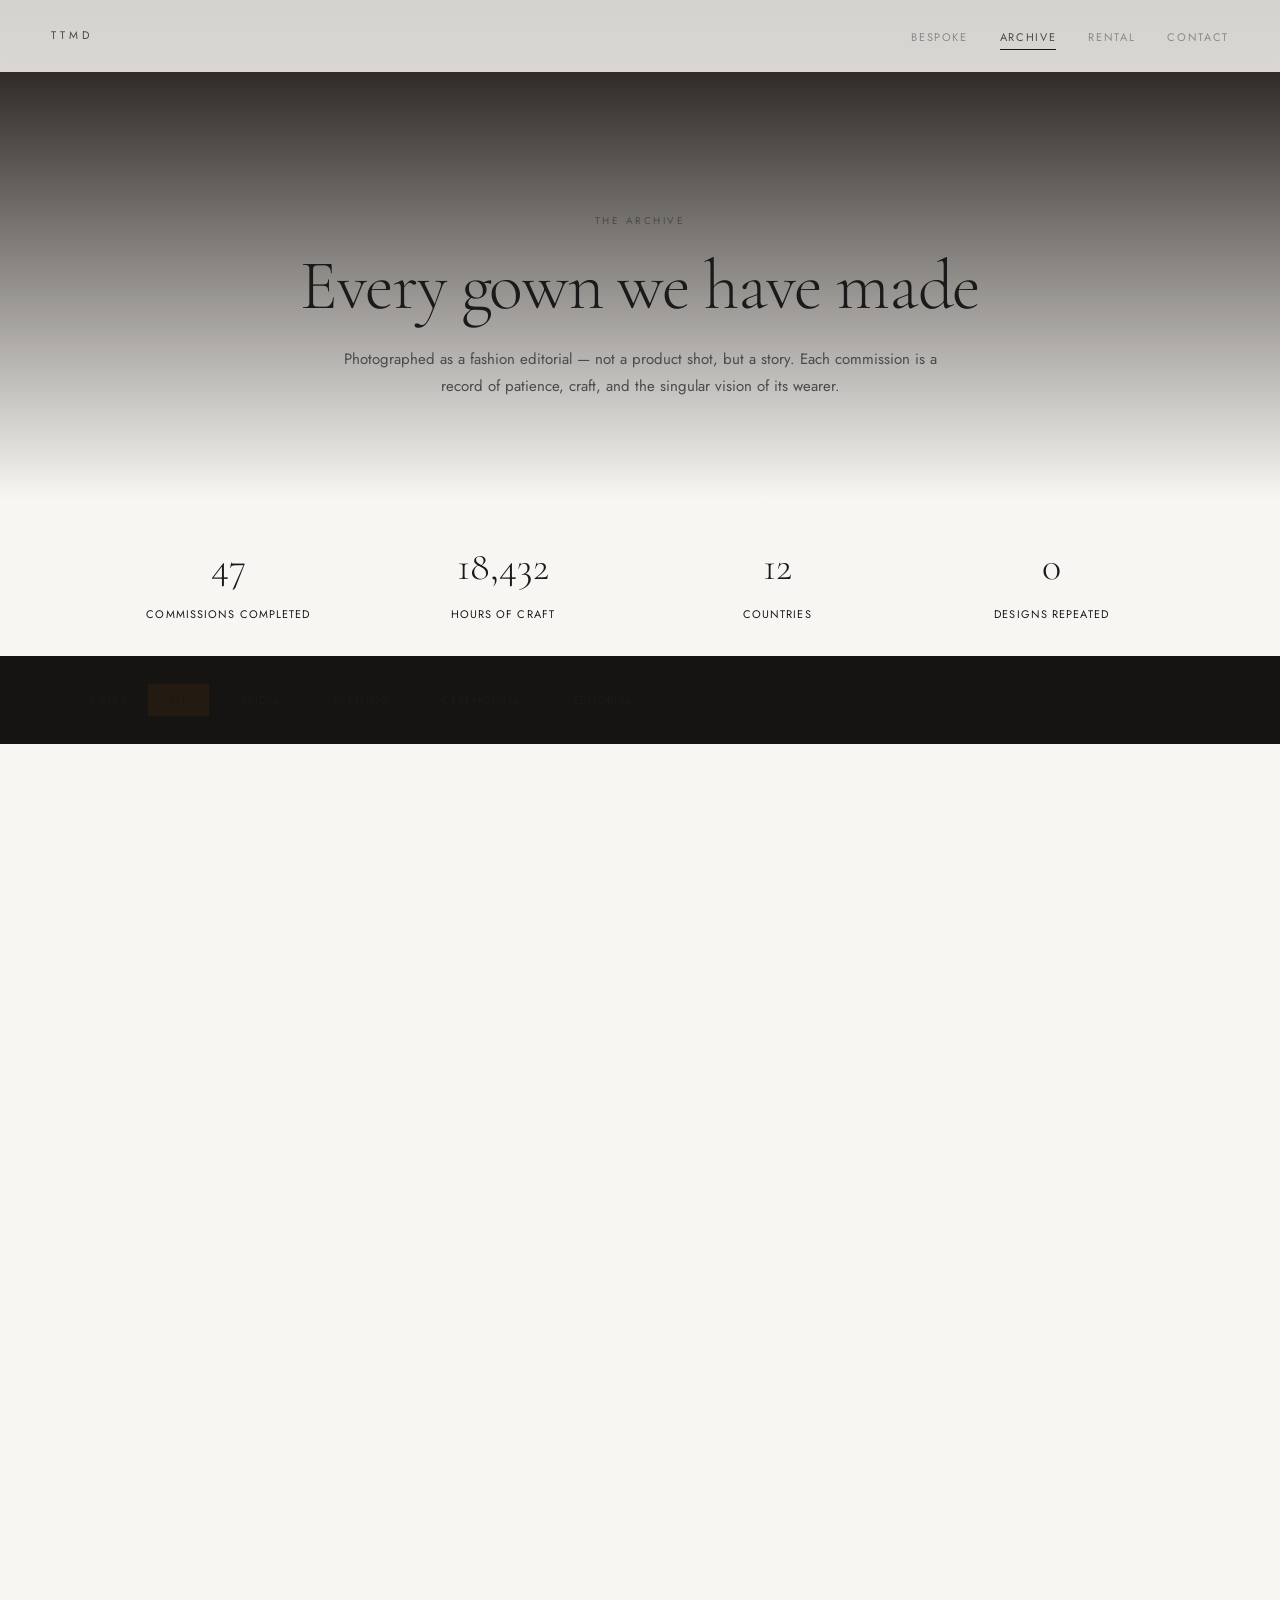
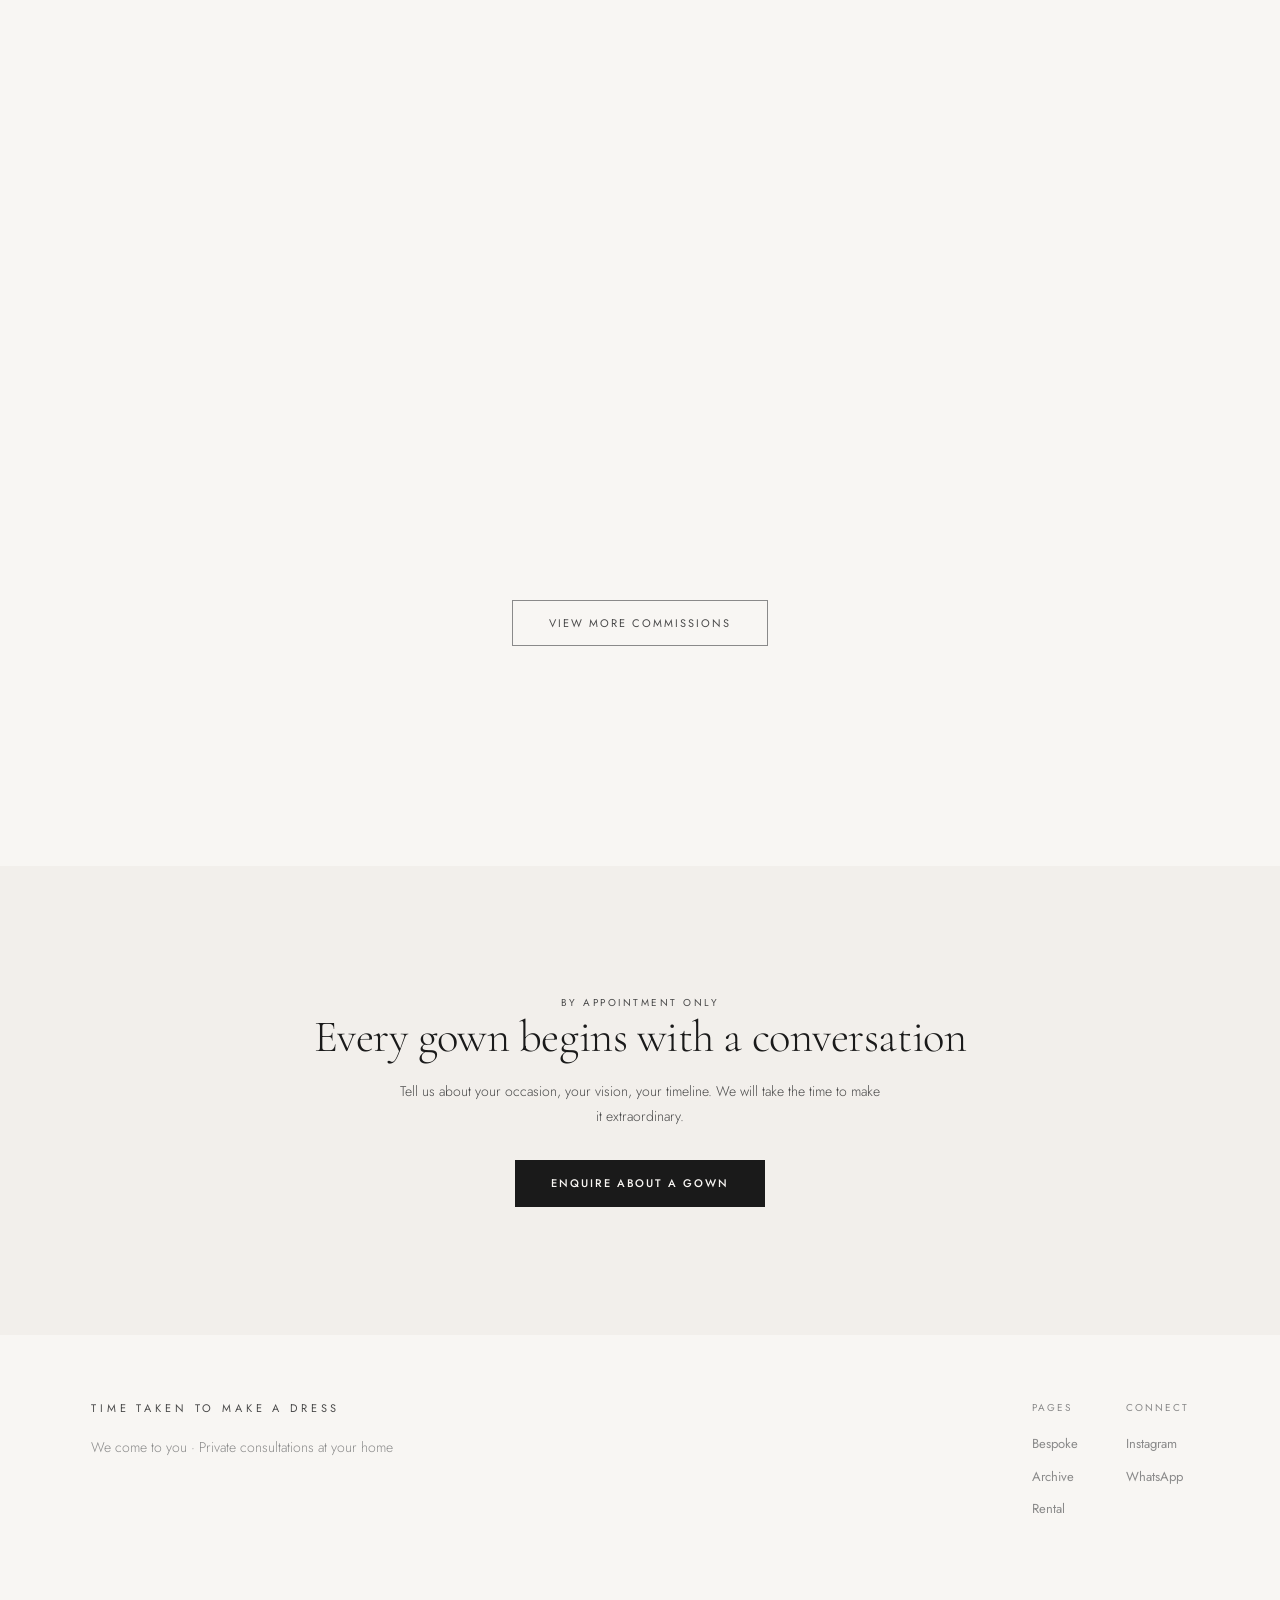
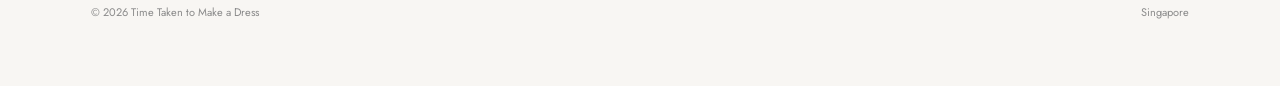
<file: archive.html>
<!DOCTYPE html>
<html lang="en">
<head>
  <meta charset="UTF-8">
  <meta name="viewport" content="width=device-width, initial-scale=1.0">
  <title>Archive — Time Taken to Make a Dress</title>
  <meta name="description" content="Every gown we have made, photographed as a fashion editorial. The Archive is our story — and the proof of what patience creates.">
  <link rel="preconnect" href="https://fonts.googleapis.com">
  <link rel="preconnect" href="https://fonts.gstatic.com" crossorigin>
  <link href="https://fonts.googleapis.com/css2?family=Cormorant+Garamond:wght@300;400;500;600&family=Jost:wght@300;400;500&display=swap" rel="stylesheet">
  <link rel="stylesheet" href="css/tokens.css">
  <link rel="stylesheet" href="css/style.css">
  <style>
    /* --- Archive page styles --- */

    .page-hero {
      padding: calc(72px + clamp(80px, 12vw, 140px)) 0 clamp(60px, 8vw, 100px);
      text-align: center;
      position: relative;
      border-bottom: 0.5px solid var(--border);
    }

    .page-hero::before {
      content: '';
      position: absolute;
      inset: 0;
      background: linear-gradient(180deg, #0d0905 0%, var(--bg) 100%);
      z-index: -1;
    }

    .page-hero h1 { margin-top: 16px; }
    .page-hero .body-text { margin: 20px auto 0; text-align: center; }

    /* --- Filters --- */
    .filters {
      padding: 28px 0;
      border-bottom: 0.5px solid var(--border);
      position: sticky;
      top: 72px;
      background: rgba(10,8,6,0.95);
      backdrop-filter: blur(20px);
      -webkit-backdrop-filter: blur(20px);
      z-index: 100;
    }

    .filter-row {
      display: flex;
      align-items: center;
      gap: 12px;
      flex-wrap: wrap;
    }

    .filter-label {
      font-size: 10px;
      letter-spacing: 0.15em;
      text-transform: uppercase;
      color: var(--gold-dim);
      margin-right: 8px;
    }

    .filter-btn {
      padding: 8px 20px;
      font-size: 11px;
      letter-spacing: 0.1em;
      text-transform: uppercase;
      color: var(--text-faint);
      border: 0.5px solid var(--border);
      background: transparent;
      transition: all 0.3s var(--ease);
      cursor: pointer;
    }

    .filter-btn:hover {
      border-color: var(--border-gold);
      color: var(--gold-light);
    }

    .filter-btn.active {
      border-color: var(--gold);
      color: var(--gold-light);
      background: rgba(186,117,23,0.08);
    }

    /* --- Gallery Grid --- */
    .gallery-section {
      padding: clamp(48px, 8vw, 80px) 0;
    }

    .gallery-grid {
      display: grid;
      grid-template-columns: repeat(3, 1fr);
      gap: 16px;
    }

    .gallery-item {
      position: relative;
      overflow: hidden;
      border: 0.5px solid var(--border);
      cursor: pointer;
      transition: border-color 0.4s var(--ease);
    }

    .gallery-item:hover {
      border-color: var(--border-gold);
    }

    .gallery-item:nth-child(1) { grid-row: span 2; }
    .gallery-item:nth-child(4) { grid-column: span 2; }

    .gallery-thumb {
      width: 100%;
      height: 100%;
      min-height: 320px;
    }

    .gallery-item:nth-child(1) .gallery-thumb {
      min-height: 656px;
    }

    .gallery-overlay {
      position: absolute;
      inset: 0;
      background: linear-gradient(0deg, rgba(10,8,6,0.85) 0%, transparent 50%);
      display: flex;
      flex-direction: column;
      justify-content: flex-end;
      padding: 28px;
      opacity: 0;
      transition: opacity 0.4s var(--ease);
    }

    .gallery-item:hover .gallery-overlay {
      opacity: 1;
    }

    .gallery-title {
      font-family: var(--serif);
      font-size: 18px;
      font-weight: 300;
      color: var(--gold-light);
      margin-bottom: 6px;
    }

    .gallery-meta-row {
      display: flex;
      gap: 20px;
      margin-top: 8px;
    }

    .gallery-meta-item {
      font-size: 10px;
      letter-spacing: 0.1em;
      text-transform: uppercase;
    }

    .gallery-meta-label {
      color: var(--gold-dim);
    }

    .gallery-meta-value {
      color: var(--text-dim);
      margin-left: 4px;
    }

    .gallery-occasion {
      font-size: 11px;
      color: var(--text-faint);
    }

    /* --- Load More --- */
    .load-more {
      text-align: center;
      padding: 48px 0 clamp(80px, 12vw, 140px);
    }

    /* --- Stats Bar --- */
    .stats-bar {
      border-bottom: 0.5px solid var(--border);
      padding: 32px 0;
    }

    .stats-row {
      display: grid;
      grid-template-columns: repeat(4, 1fr);
      gap: 0;
    }

    .stat-cell {
      text-align: center;
      padding: 0 16px;
      border-right: 0.5px solid var(--border);
    }

    .stat-cell:last-child { border-right: none; }

    .stat-number {
      font-family: var(--serif);
      font-size: clamp(28px, 4vw, 40px);
      font-weight: 300;
      color: var(--gold-light);
    }

    .stat-label {
      font-size: 11px;
      letter-spacing: 0.1em;
      text-transform: uppercase;
      color: var(--text-faint);
      margin-top: 4px;
    }

    /* --- CTA --- */
    .archive-cta {
      padding: clamp(80px, 12vw, 140px) 0;
      text-align: center;
      border-top: 0.5px solid var(--border);
    }

    .archive-cta h2 { margin-bottom: 16px; }
    .archive-cta .body-text { margin: 0 auto 36px; text-align: center; }

    /* --- Responsive --- */
    @media (max-width: 900px) {
      .gallery-grid { grid-template-columns: 1fr 1fr; }
      .gallery-item:nth-child(1) { grid-row: span 1; }
      .gallery-item:nth-child(1) .gallery-thumb { min-height: 320px; }
      .gallery-item:nth-child(4) { grid-column: span 1; }
      .stats-row { grid-template-columns: 1fr 1fr; gap: 24px; }
      .stat-cell { border-right: none; padding: 12px 0; }
    }

    @media (max-width: 600px) {
      .gallery-grid { grid-template-columns: 1fr; }
      .gallery-overlay { opacity: 1; }
    }
  </style>
</head>
<body>

  <!-- Navigation -->
  <nav class="nav" role="navigation" aria-label="Main navigation">
    <a href="#main-content" class="skip-link">Skip to main content</a>
    <a href="index.html" class="nav-logo">TTMD</a>
    <ul class="nav-links" id="nav-overlay" role="list">
      <li><a href="bespoke.html">Bespoke</a></li>
      <li><a href="archive.html">Archive</a></li>
      <li><a href="rental.html">Rental</a></li>
      <li><a href="https://wa.me/6588567038?text=Hello%20%E2%80%94%20I%27d%20like%20to%20discuss%20a%20bespoke%20commission%20for%20%5Boccasion%5D.">Contact</a></li>
      <li class="nav-overlay-cta">
        <a href="https://wa.me/6588567038?text=Hello%20%E2%80%94%20I%27d%20like%20to%20discuss%20a%20bespoke%20commission%20for%20%5Boccasion%5D."
           class="btn-primary">Begin your commission</a>
      </li>
    </ul>
    <button class="nav-toggle" aria-label="Menu" aria-expanded="false" aria-controls="nav-overlay">
      <span></span><span></span><span></span>
    </button>
  </nav>

  <!-- Page Hero -->
  <section class="page-hero" id="main-content">
    <div class="container">
      <div class="eyebrow reveal">The archive</div>
      <h1 class="reveal">Every gown we have made</h1>
      <p class="body-text reveal">Photographed as a fashion editorial — not a product shot, but a story. Each commission is a record of patience, craft, and the singular vision of its wearer.</p>
    </div>
  </section>

  <!-- Stats -->
  <section class="stats-bar">
    <div class="container">
      <div class="stats-row reveal">
        <div class="stat-cell">
          <div class="stat-number">47</div>
          <div class="stat-label">Commissions completed</div>
        </div>
        <div class="stat-cell">
          <div class="stat-number">18,432</div>
          <div class="stat-label">Hours of craft</div>
        </div>
        <div class="stat-cell">
          <div class="stat-number">12</div>
          <div class="stat-label">Countries</div>
        </div>
        <div class="stat-cell">
          <div class="stat-number">0</div>
          <div class="stat-label">Designs repeated</div>
        </div>
      </div>
    </div>
  </section>

  <!-- Filters -->
  <section class="filters">
    <div class="container">
      <div class="filter-row">
        <span class="filter-label">Filter</span>
        <button class="filter-btn active" data-filter="all">All</button>
        <button class="filter-btn" data-filter="bridal">Bridal</button>
        <button class="filter-btn" data-filter="evening">Evening</button>
        <button class="filter-btn" data-filter="ceremonial">Ceremonial</button>
        <button class="filter-btn" data-filter="editorial">Editorial</button>
      </div>
    </div>
  </section>

  <!-- Gallery -->
  <section class="gallery-section">
    <div class="container">
      <div class="gallery-grid">

        <div class="gallery-item reveal" data-category="bridal">
          <div class="gallery-thumb placeholder-img" data-label="Editorial photography"></div>
          <div class="gallery-overlay">
            <div class="gallery-title">The Cathedral Gown</div>
            <div class="gallery-occasion">Bridal · Singapore</div>
            <div class="gallery-meta-row">
              <div class="gallery-meta-item"><span class="gallery-meta-label">Hours</span><span class="gallery-meta-value">762</span></div>
              <div class="gallery-meta-item"><span class="gallery-meta-label">Year</span><span class="gallery-meta-value">2026</span></div>
            </div>
          </div>
        </div>

        <div class="gallery-item reveal reveal-delay-1" data-category="evening">
          <div class="gallery-thumb placeholder-img" data-label="Editorial photography"></div>
          <div class="gallery-overlay">
            <div class="gallery-title">Midnight Silk Column</div>
            <div class="gallery-occasion">Evening · Hong Kong</div>
            <div class="gallery-meta-row">
              <div class="gallery-meta-item"><span class="gallery-meta-label">Hours</span><span class="gallery-meta-value">340</span></div>
              <div class="gallery-meta-item"><span class="gallery-meta-label">Year</span><span class="gallery-meta-value">2025</span></div>
            </div>
          </div>
        </div>

        <div class="gallery-item reveal reveal-delay-2" data-category="bridal">
          <div class="gallery-thumb placeholder-img" data-label="Editorial photography"></div>
          <div class="gallery-overlay">
            <div class="gallery-title">The Garden Veil</div>
            <div class="gallery-occasion">Bridal · Bali</div>
            <div class="gallery-meta-row">
              <div class="gallery-meta-item"><span class="gallery-meta-label">Hours</span><span class="gallery-meta-value">520</span></div>
              <div class="gallery-meta-item"><span class="gallery-meta-label">Year</span><span class="gallery-meta-value">2025</span></div>
            </div>
          </div>
        </div>

        <div class="gallery-item reveal" data-category="ceremonial">
          <div class="gallery-thumb placeholder-img" data-label="Editorial photography"></div>
          <div class="gallery-overlay">
            <div class="gallery-title">Pearl Cascade</div>
            <div class="gallery-occasion">Ceremonial · Kuala Lumpur</div>
            <div class="gallery-meta-row">
              <div class="gallery-meta-item"><span class="gallery-meta-label">Hours</span><span class="gallery-meta-value">680</span></div>
              <div class="gallery-meta-item"><span class="gallery-meta-label">Year</span><span class="gallery-meta-value">2025</span></div>
            </div>
          </div>
        </div>

        <div class="gallery-item reveal reveal-delay-1" data-category="editorial">
          <div class="gallery-thumb placeholder-img" data-label="Editorial photography"></div>
          <div class="gallery-overlay">
            <div class="gallery-title">The Origami Bodice</div>
            <div class="gallery-occasion">Editorial · Vogue Singapore</div>
            <div class="gallery-meta-row">
              <div class="gallery-meta-item"><span class="gallery-meta-label">Hours</span><span class="gallery-meta-value">410</span></div>
              <div class="gallery-meta-item"><span class="gallery-meta-label">Year</span><span class="gallery-meta-value">2024</span></div>
            </div>
          </div>
        </div>

        <div class="gallery-item reveal reveal-delay-2" data-category="bridal">
          <div class="gallery-thumb placeholder-img" data-label="Editorial photography"></div>
          <div class="gallery-overlay">
            <div class="gallery-title">Chantilly Dream</div>
            <div class="gallery-occasion">Bridal · Singapore</div>
            <div class="gallery-meta-row">
              <div class="gallery-meta-item"><span class="gallery-meta-label">Hours</span><span class="gallery-meta-value">590</span></div>
              <div class="gallery-meta-item"><span class="gallery-meta-label">Year</span><span class="gallery-meta-value">2024</span></div>
            </div>
          </div>
        </div>

        <div class="gallery-item reveal" data-category="evening">
          <div class="gallery-thumb placeholder-img" data-label="Editorial photography"></div>
          <div class="gallery-overlay">
            <div class="gallery-title">The Gilded Sheath</div>
            <div class="gallery-occasion">Evening · Dubai</div>
            <div class="gallery-meta-row">
              <div class="gallery-meta-item"><span class="gallery-meta-label">Hours</span><span class="gallery-meta-value">450</span></div>
              <div class="gallery-meta-item"><span class="gallery-meta-label">Year</span><span class="gallery-meta-value">2024</span></div>
            </div>
          </div>
        </div>

        <div class="gallery-item reveal reveal-delay-1" data-category="ceremonial">
          <div class="gallery-thumb placeholder-img" data-label="Editorial photography"></div>
          <div class="gallery-overlay">
            <div class="gallery-title">Silk Orchid</div>
            <div class="gallery-occasion">Ceremonial · Jakarta</div>
            <div class="gallery-meta-row">
              <div class="gallery-meta-item"><span class="gallery-meta-label">Hours</span><span class="gallery-meta-value">380</span></div>
              <div class="gallery-meta-item"><span class="gallery-meta-label">Year</span><span class="gallery-meta-value">2023</span></div>
            </div>
          </div>
        </div>

        <div class="gallery-item reveal reveal-delay-2" data-category="bridal">
          <div class="gallery-thumb placeholder-img" data-label="Editorial photography"></div>
          <div class="gallery-overlay">
            <div class="gallery-title">The Ivory Empress</div>
            <div class="gallery-occasion">Bridal · Singapore</div>
            <div class="gallery-meta-row">
              <div class="gallery-meta-item"><span class="gallery-meta-label">Hours</span><span class="gallery-meta-value">820</span></div>
              <div class="gallery-meta-item"><span class="gallery-meta-label">Year</span><span class="gallery-meta-value">2023</span></div>
            </div>
          </div>
        </div>

      </div>

      <div class="load-more reveal">
        <button class="btn-outline">View more commissions</button>
      </div>
    </div>
  </section>

  <!-- CTA Banner -->
  <section class="cta-banner">
    <div class="container">
      <div class="eyebrow reveal">By appointment only</div>
      <h2 class="reveal">Every gown begins with a conversation</h2>
      <p class="cta-subtext reveal">Tell us about your occasion, your vision, your timeline. We will take the time to make it extraordinary.</p>
      <div class="reveal">
        <a href="https://wa.me/6588567038?text=Hello%20%E2%80%94%20I%27d%20like%20to%20discuss%20a%20bespoke%20commission%20for%20%5Boccasion%5D."
           class="btn-primary">Enquire about a gown</a>
      </div>
    </div>
  </section>

  <!-- Footer -->
  <footer class="site-footer" role="contentinfo">
    <div class="container">
      <div class="footer-inner">
        <div class="footer-brand">
          <div class="nav-logo">Time Taken to Make a Dress</div>
          <p class="footer-tagline">We come to you · Private consultations at your home</p>
        </div>
        <nav class="footer-nav" aria-label="Footer navigation">
          <div class="footer-col">
            <div class="footer-col-title">Pages</div>
            <a href="bespoke.html">Bespoke</a>
            <a href="archive.html">Archive</a>
            <a href="rental.html">Rental</a>
          </div>
          <div class="footer-col">
            <div class="footer-col-title">Connect</div>
            <a href="https://instagram.com/timetakentomakedress" target="_blank" rel="noopener noreferrer">Instagram</a>
                <a href="https://wa.me/6588567038?text=Hello%20%E2%80%94%20I%27d%20like%20to%20discuss%20a%20bespoke%20commission%20for%20%5Boccasion%5D.">WhatsApp</a>
          </div>
        </nav>
      </div>
      <div class="footer-bottom">
        <span>&copy; 2026 Time Taken to Make a Dress</span>
        <span>Singapore</span>
      </div>
    </div>
  </footer>

  <script src="js/main.js"></script>
  <script>
    /* --- Archive filter logic --- */
    document.addEventListener('DOMContentLoaded', () => {
      const filterBtns = document.querySelectorAll('.filter-btn');
      const items = document.querySelectorAll('.gallery-item');

      filterBtns.forEach(btn => {
        btn.addEventListener('click', () => {
          filterBtns.forEach(b => b.classList.remove('active'));
          btn.classList.add('active');

          const filter = btn.dataset.filter;

          items.forEach(item => {
            if (filter === 'all' || item.dataset.category === filter) {
              item.style.display = '';
              item.style.opacity = '0';
              requestAnimationFrame(() => {
                item.style.transition = 'opacity 0.4s ease';
                item.style.opacity = '1';
              });
            } else {
              item.style.opacity = '0';
              setTimeout(() => { item.style.display = 'none'; }, 400);
            }
          });
        });
      });
    });
  </script>
</body>
</html>
</file>
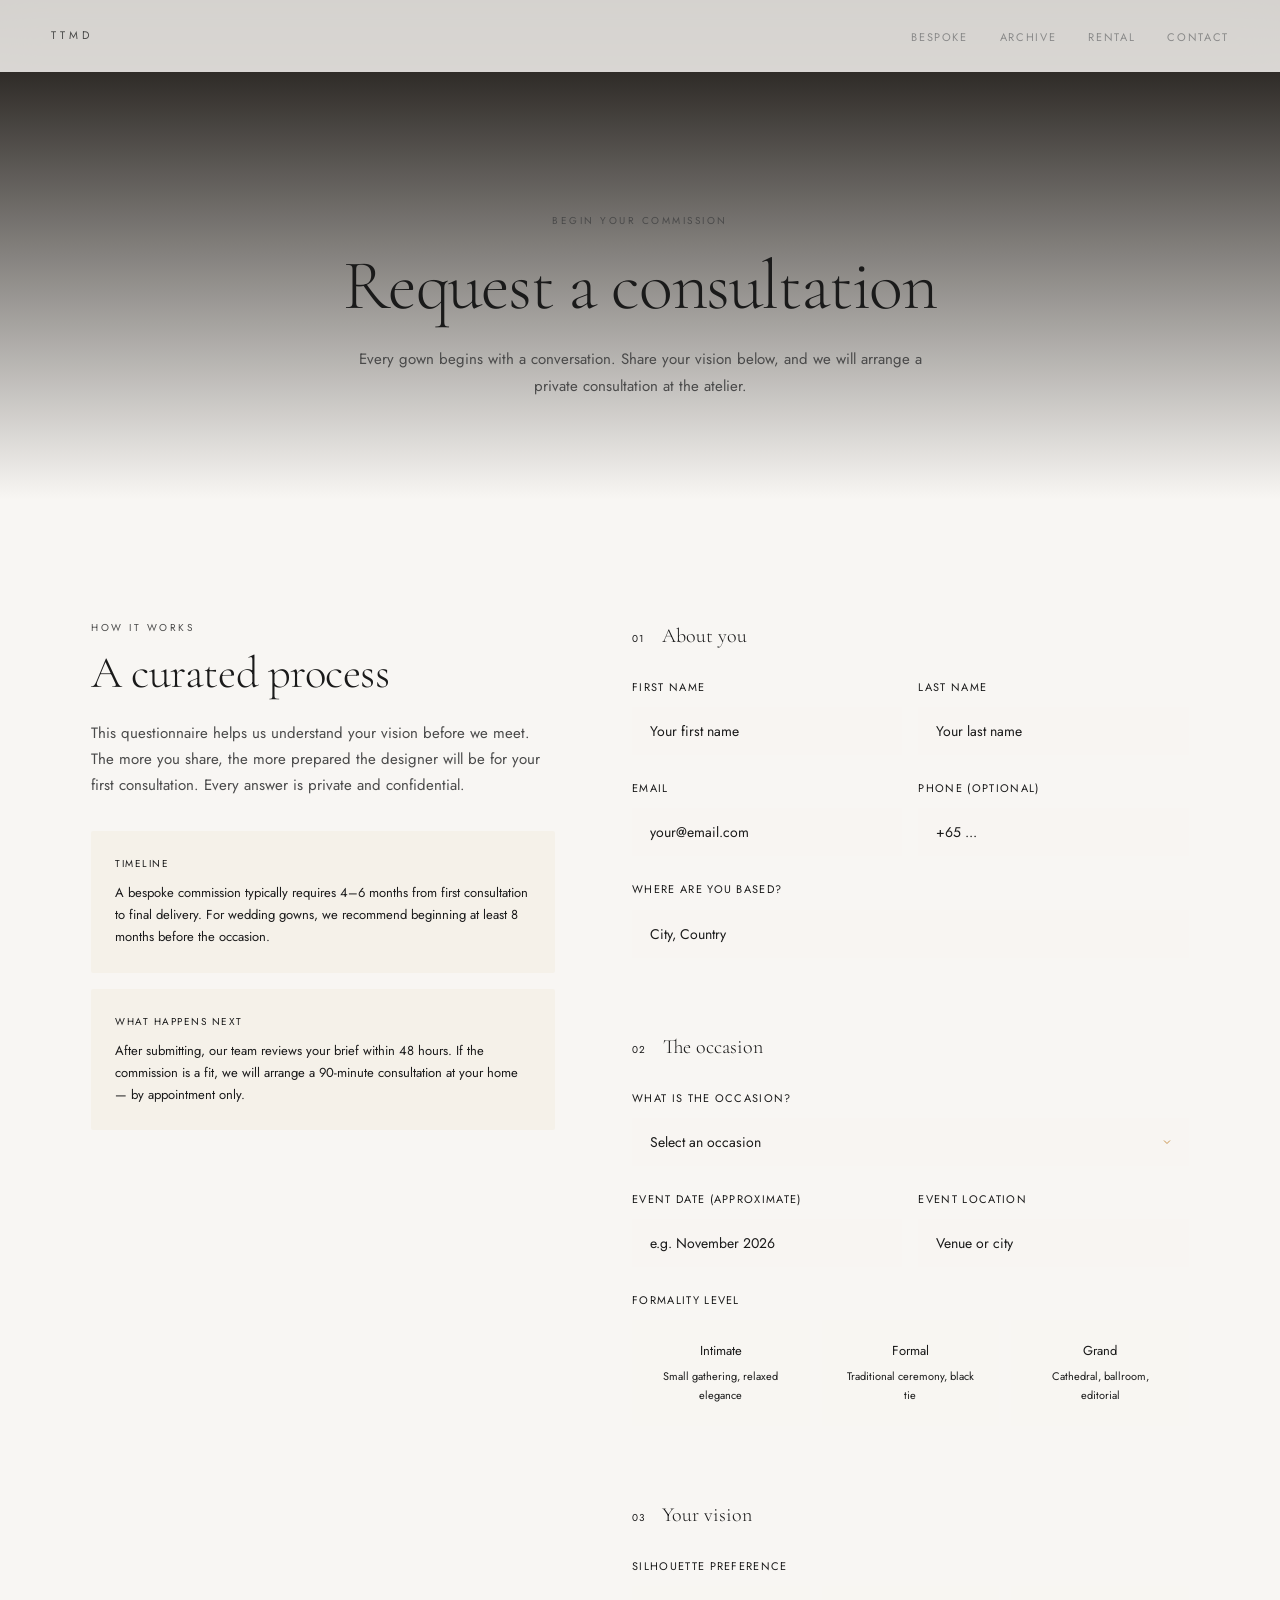
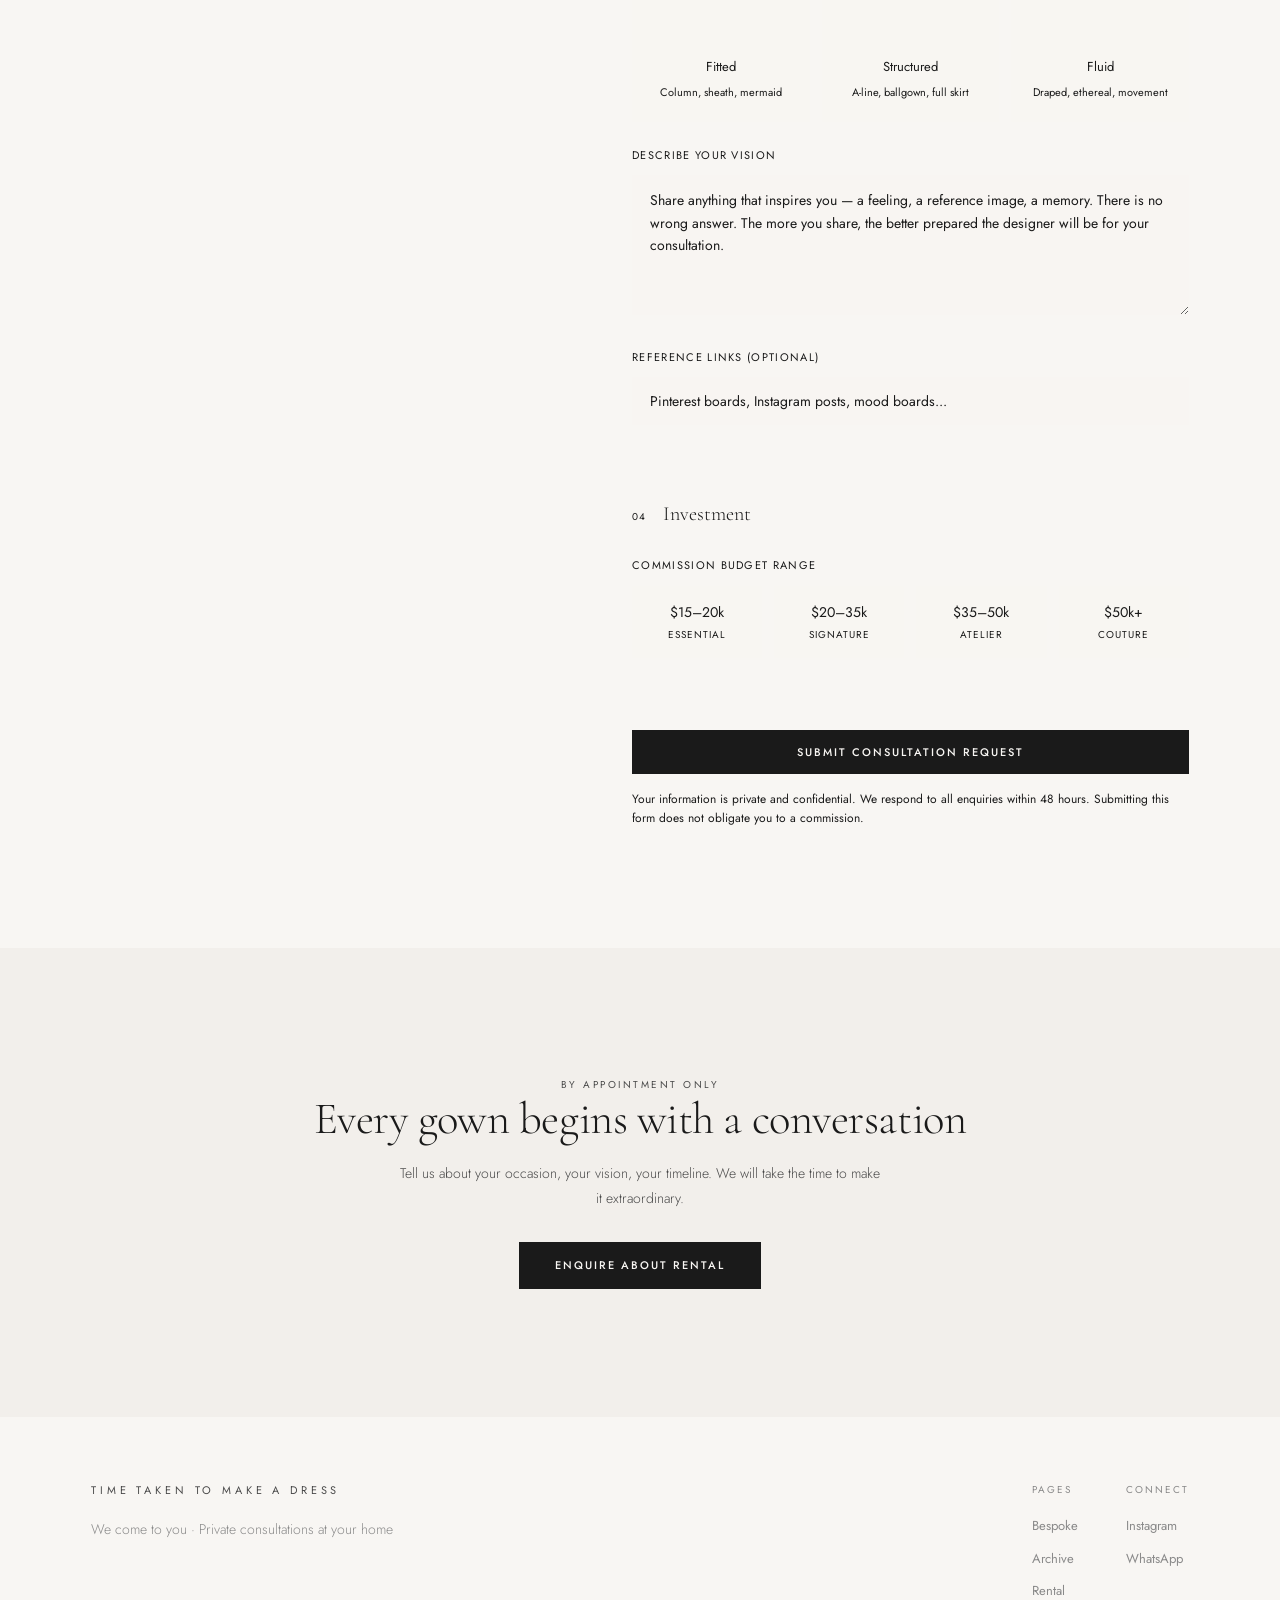
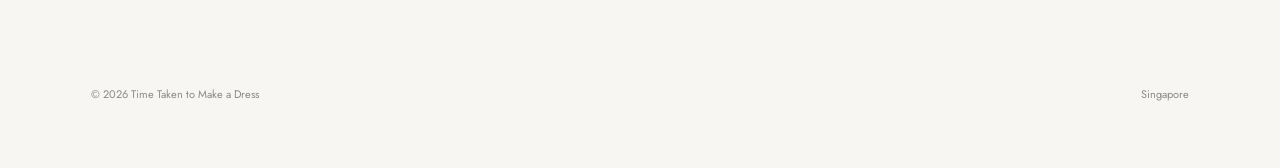
<file: commission.html>
<!DOCTYPE html>
<html lang="en">
<head>
  <meta charset="UTF-8">
  <meta name="viewport" content="width=device-width, initial-scale=1.0">
  <title>Commission — Time Taken to Make a Dress</title>
  <meta name="description" content="Begin your bespoke commission. Share your vision, your occasion, and your timeline — and we will take the time to bring it to life.">
  <link rel="preconnect" href="https://fonts.googleapis.com">
  <link rel="preconnect" href="https://fonts.gstatic.com" crossorigin>
  <link href="https://fonts.googleapis.com/css2?family=Cormorant+Garamond:wght@300;400;500;600&family=Jost:wght@300;400;500&display=swap" rel="stylesheet">
  <link rel="stylesheet" href="css/tokens.css">
  <link rel="stylesheet" href="css/style.css">
  <style>
    /* --- Commission page styles --- */

    .page-hero {
      padding: calc(72px + clamp(80px, 12vw, 140px)) 0 clamp(60px, 8vw, 100px);
      text-align: center;
      position: relative;
      border-bottom: 0.5px solid var(--border);
    }

    .page-hero::before {
      content: '';
      position: absolute;
      inset: 0;
      background: linear-gradient(180deg, #0d0905 0%, var(--bg) 100%);
      z-index: -1;
    }

    .page-hero h1 { margin-top: 16px; }
    .page-hero .body-text { margin: 20px auto 0; text-align: center; }

    /* --- Form Layout --- */
    .form-section {
      padding: clamp(64px, 10vw, 120px) 0;
    }

    .form-layout {
      display: grid;
      grid-template-columns: 1fr 1.2fr;
      gap: clamp(48px, 6vw, 80px);
    }

    .form-sidebar {
      position: sticky;
      top: 120px;
      align-self: start;
    }

    .form-sidebar h2 {
      margin-bottom: 20px;
    }

    .form-sidebar .body-text {
      margin-bottom: 32px;
    }

    .sidebar-note {
      padding: 24px;
      background: rgba(186,117,23,0.04);
      border: 0.5px solid var(--border-gold);
      border-radius: 2px;
    }

    .sidebar-note-title {
      font-size: 10px;
      letter-spacing: 0.15em;
      text-transform: uppercase;
      color: var(--gold);
      margin-bottom: 10px;
    }

    .sidebar-note p {
      font-size: 13px;
      color: var(--text-dim);
      line-height: 1.7;
    }

    /* --- Form Elements --- */
    .commission-form {
      display: flex;
      flex-direction: column;
      gap: 0;
    }

    .form-step {
      padding: 36px 0;
      border-bottom: 0.5px solid var(--border);
    }

    .form-step:first-child { padding-top: 0; }
    .form-step:last-child { border-bottom: none; }

    .step-header {
      display: flex;
      align-items: baseline;
      gap: 16px;
      margin-bottom: 24px;
    }

    .step-num {
      font-size: 10px;
      letter-spacing: 0.15em;
      color: var(--gold-dim);
    }

    .step-title {
      font-family: var(--serif);
      font-size: 20px;
      font-weight: 300;
      color: var(--gold-light);
    }

    .form-group {
      margin-bottom: 24px;
    }

    .form-group:last-child { margin-bottom: 0; }

    .form-label {
      display: block;
      font-size: 11px;
      letter-spacing: 0.12em;
      text-transform: uppercase;
      color: var(--text-dim);
      margin-bottom: 10px;
    }

    .form-input,
    .form-select,
    .form-textarea {
      width: 100%;
      padding: 14px 18px;
      background: rgba(232,224,208,0.03);
      border: 0.5px solid var(--border);
      color: var(--text);
      font-family: var(--sans);
      font-size: 14px;
      transition: border-color 0.3s var(--ease), background 0.3s var(--ease);
      outline: none;
      border-radius: 0;
      -webkit-appearance: none;
    }

    .form-input:focus,
    .form-select:focus,
    .form-textarea:focus {
      border-color: var(--border-gold);
      background: rgba(186,117,23,0.03);
    }

    .form-input::placeholder,
    .form-textarea::placeholder {
      color: var(--text-faint);
    }

    .form-select {
      cursor: pointer;
      background-image: url("data:image/svg+xml,%3Csvg xmlns='http://www.w3.org/2000/svg' width='12' height='12' viewBox='0 0 24 24' fill='none' stroke='%23BA7517' stroke-width='1.5'%3E%3Cpolyline points='6 9 12 15 18 9'%3E%3C/polyline%3E%3C/svg%3E");
      background-repeat: no-repeat;
      background-position: right 16px center;
      padding-right: 40px;
    }

    .form-select option {
      background: #0a0806;
      color: var(--text);
    }

    .form-textarea {
      resize: vertical;
      min-height: 140px;
      line-height: 1.6;
    }

    .form-row {
      display: grid;
      grid-template-columns: 1fr 1fr;
      gap: 16px;
    }

    /* --- Choice Cards (silhouette, formality) --- */
    .choice-grid {
      display: grid;
      grid-template-columns: repeat(3, 1fr);
      gap: 12px;
    }

    .choice-card {
      padding: 20px;
      background: rgba(232,224,208,0.02);
      border: 0.5px solid var(--border);
      text-align: center;
      cursor: pointer;
      transition: all 0.3s var(--ease);
      position: relative;
    }

    .choice-card:hover {
      border-color: var(--border-gold);
      background: rgba(186,117,23,0.03);
    }

    .choice-card.selected {
      border-color: var(--gold);
      background: rgba(186,117,23,0.06);
    }

    .choice-card input {
      position: absolute;
      opacity: 0;
      pointer-events: none;
    }

    .choice-icon {
      width: 40px;
      height: 40px;
      margin: 0 auto 10px;
      border: 0.5px solid var(--border-gold);
      border-radius: 50%;
      display: flex;
      align-items: center;
      justify-content: center;
    }

    .choice-icon svg {
      width: 18px;
      height: 18px;
      stroke: var(--gold);
      fill: none;
      stroke-width: 1.2;
    }

    .choice-label {
      font-size: 13px;
      color: var(--gold-light);
      margin-bottom: 4px;
    }

    .choice-desc {
      font-size: 11px;
      color: var(--text-faint);
    }

    /* --- Budget Scale --- */
    .budget-options {
      display: flex;
      gap: 12px;
    }

    .budget-chip {
      flex: 1;
      padding: 14px 8px;
      text-align: center;
      border: 0.5px solid var(--border);
      background: rgba(232,224,208,0.02);
      cursor: pointer;
      transition: all 0.3s var(--ease);
      position: relative;
    }

    .budget-chip:hover {
      border-color: var(--border-gold);
    }

    .budget-chip.selected {
      border-color: var(--gold);
      background: rgba(186,117,23,0.06);
    }

    .budget-chip input {
      position: absolute;
      opacity: 0;
      pointer-events: none;
    }

    .budget-amount {
      font-size: 14px;
      color: var(--gold-light);
      margin-bottom: 2px;
    }

    .budget-tier {
      font-size: 10px;
      letter-spacing: 0.1em;
      text-transform: uppercase;
      color: var(--text-faint);
    }

    /* --- Submit --- */
    .form-submit {
      padding-top: 36px;
    }

    .submit-note {
      font-size: 12px;
      color: var(--text-faint);
      margin-top: 16px;
      line-height: 1.6;
    }

    /* --- Responsive --- */
    @media (max-width: 900px) {
      .form-layout { grid-template-columns: 1fr; }
      .form-sidebar { position: static; }
      .choice-grid { grid-template-columns: 1fr 1fr; }
      .budget-options { flex-wrap: wrap; }
      .budget-chip { min-width: calc(50% - 6px); }
    }

    @media (max-width: 600px) {
      .form-row { grid-template-columns: 1fr; }
      .choice-grid { grid-template-columns: 1fr; }
    }
  </style>
</head>
<body>

  <!-- Navigation -->
  <nav class="nav" role="navigation" aria-label="Main navigation">
    <a href="#main-content" class="skip-link">Skip to main content</a>
    <a href="index.html" class="nav-logo">TTMD</a>
    <ul class="nav-links" id="nav-overlay" role="list">
      <li><a href="bespoke.html">Bespoke</a></li>
      <li><a href="archive.html">Archive</a></li>
      <li><a href="rental.html">Rental</a></li>
      <li><a href="https://wa.me/6588567038?text=Hello%20%E2%80%94%20I%27d%20like%20to%20discuss%20a%20bespoke%20commission%20for%20%5Boccasion%5D.">Contact</a></li>
      <li class="nav-overlay-cta">
        <a href="https://wa.me/6588567038?text=Hello%20%E2%80%94%20I%27d%20like%20to%20discuss%20a%20bespoke%20commission%20for%20%5Boccasion%5D."
           class="btn-primary">Begin your commission</a>
      </li>
    </ul>
    <button class="nav-toggle" aria-label="Menu" aria-expanded="false" aria-controls="nav-overlay">
      <span></span><span></span><span></span>
    </button>
  </nav>

  <!-- Page Hero -->
  <section class="page-hero" id="main-content">
    <div class="container">
      <div class="eyebrow reveal">Begin your commission</div>
      <h1 class="reveal">Request a consultation</h1>
      <p class="body-text reveal">Every gown begins with a conversation. Share your vision below, and we will arrange a private consultation at the atelier.</p>
    </div>
  </section>

  <!-- Form Section -->
  <section class="form-section">
    <div class="container">
      <div class="form-layout">

        <!-- Sidebar -->
        <div class="form-sidebar reveal">
          <div class="eyebrow">How it works</div>
          <h2 style="margin-top: 12px;">A curated process</h2>
          <p class="body-text">This questionnaire helps us understand your vision before we meet. The more you share, the more prepared the designer will be for your first consultation. Every answer is private and confidential.</p>

          <div class="sidebar-note">
            <div class="sidebar-note-title">Timeline</div>
            <p>A bespoke commission typically requires 4–6 months from first consultation to final delivery. For wedding gowns, we recommend beginning at least 8 months before the occasion.</p>
          </div>

          <div class="sidebar-note" style="margin-top: 16px;">
            <div class="sidebar-note-title">What happens next</div>
            <p>After submitting, our team reviews your brief within 48 hours. If the commission is a fit, we will arrange a 90-minute consultation at your home — by appointment only.</p>
          </div>
        </div>

        <!-- Form -->
        <form class="commission-form reveal" id="commissionForm">

          <!-- Step 1: About You -->
          <div class="form-step">
            <div class="step-header">
              <span class="step-num">01</span>
              <span class="step-title">About you</span>
            </div>
            <div class="form-row">
              <div class="form-group">
                <label class="form-label" for="firstName">First name</label>
                <input type="text" class="form-input" id="firstName" name="firstName" placeholder="Your first name" required>
              </div>
              <div class="form-group">
                <label class="form-label" for="lastName">Last name</label>
                <input type="text" class="form-input" id="lastName" name="lastName" placeholder="Your last name" required>
              </div>
            </div>
            <div class="form-row">
              <div class="form-group">
                <label class="form-label" for="email">Email</label>
                <input type="email" class="form-input" id="email" name="email" placeholder="your@email.com" required>
              </div>
              <div class="form-group">
                <label class="form-label" for="phone">Phone (optional)</label>
                <input type="tel" class="form-input" id="phone" name="phone" placeholder="+65 ...">
              </div>
            </div>
            <div class="form-group">
              <label class="form-label" for="location">Where are you based?</label>
              <input type="text" class="form-input" id="location" name="location" placeholder="City, Country">
            </div>
          </div>

          <!-- Step 2: The Occasion -->
          <div class="form-step">
            <div class="step-header">
              <span class="step-num">02</span>
              <span class="step-title">The occasion</span>
            </div>
            <div class="form-group">
              <label class="form-label">What is the occasion?</label>
              <select class="form-select" name="occasion" required>
                <option value="" disabled selected>Select an occasion</option>
                <option value="wedding">Wedding ceremony</option>
                <option value="reception">Wedding reception</option>
                <option value="gala">Gala or black-tie event</option>
                <option value="ceremony">Cultural ceremony</option>
                <option value="editorial">Editorial or photoshoot</option>
                <option value="other">Other — I will describe below</option>
              </select>
            </div>
            <div class="form-row">
              <div class="form-group">
                <label class="form-label" for="eventDate">Event date (approximate)</label>
                <input type="text" class="form-input" id="eventDate" name="eventDate" placeholder="e.g. November 2026">
              </div>
              <div class="form-group">
                <label class="form-label" for="eventLocation">Event location</label>
                <input type="text" class="form-input" id="eventLocation" name="eventLocation" placeholder="Venue or city">
              </div>
            </div>
            <div class="form-group">
              <label class="form-label">Formality level</label>
              <div class="choice-grid">
                <label class="choice-card">
                  <input type="radio" name="formality" value="intimate">
                  <div class="choice-label">Intimate</div>
                  <div class="choice-desc">Small gathering, relaxed elegance</div>
                </label>
                <label class="choice-card">
                  <input type="radio" name="formality" value="formal">
                  <div class="choice-label">Formal</div>
                  <div class="choice-desc">Traditional ceremony, black tie</div>
                </label>
                <label class="choice-card">
                  <input type="radio" name="formality" value="grand">
                  <div class="choice-label">Grand</div>
                  <div class="choice-desc">Cathedral, ballroom, editorial</div>
                </label>
              </div>
            </div>
          </div>

          <!-- Step 3: Your Vision -->
          <div class="form-step">
            <div class="step-header">
              <span class="step-num">03</span>
              <span class="step-title">Your vision</span>
            </div>
            <div class="form-group">
              <label class="form-label">Silhouette preference</label>
              <div class="choice-grid">
                <label class="choice-card">
                  <input type="radio" name="silhouette" value="fitted">
                  <div class="choice-icon">
                    <svg viewBox="0 0 24 24"><line x1="12" y1="2" x2="12" y2="22"/><line x1="8" y1="6" x2="16" y2="6"/><path d="M9 22h6"/></svg>
                  </div>
                  <div class="choice-label">Fitted</div>
                  <div class="choice-desc">Column, sheath, mermaid</div>
                </label>
                <label class="choice-card">
                  <input type="radio" name="silhouette" value="structured">
                  <div class="choice-icon">
                    <svg viewBox="0 0 24 24"><path d="M12 2 L8 10 L4 22 L20 22 L16 10 Z"/></svg>
                  </div>
                  <div class="choice-label">Structured</div>
                  <div class="choice-desc">A-line, ballgown, full skirt</div>
                </label>
                <label class="choice-card">
                  <input type="radio" name="silhouette" value="fluid">
                  <div class="choice-icon">
                    <svg viewBox="0 0 24 24"><path d="M6 2 C6 2 4 12 6 22 M18 2 C18 2 20 12 18 22 M12 2 C12 2 10 12 12 22"/></svg>
                  </div>
                  <div class="choice-label">Fluid</div>
                  <div class="choice-desc">Draped, ethereal, movement</div>
                </label>
              </div>
            </div>
            <div class="form-group">
              <label class="form-label" for="vision">Describe your vision</label>
              <textarea class="form-textarea" id="vision" name="vision" placeholder="Share anything that inspires you — a feeling, a reference image, a memory. There is no wrong answer. The more you share, the better prepared the designer will be for your consultation."></textarea>
            </div>
            <div class="form-group">
              <label class="form-label" for="references">Reference links (optional)</label>
              <input type="text" class="form-input" id="references" name="references" placeholder="Pinterest boards, Instagram posts, mood boards...">
            </div>
          </div>

          <!-- Step 4: Investment -->
          <div class="form-step">
            <div class="step-header">
              <span class="step-num">04</span>
              <span class="step-title">Investment</span>
            </div>
            <div class="form-group">
              <label class="form-label">Commission budget range</label>
              <div class="budget-options">
                <label class="budget-chip">
                  <input type="radio" name="budget" value="15-20k">
                  <div class="budget-amount">$15–20k</div>
                  <div class="budget-tier">Essential</div>
                </label>
                <label class="budget-chip">
                  <input type="radio" name="budget" value="20-35k">
                  <div class="budget-amount">$20–35k</div>
                  <div class="budget-tier">Signature</div>
                </label>
                <label class="budget-chip">
                  <input type="radio" name="budget" value="35-50k">
                  <div class="budget-amount">$35–50k</div>
                  <div class="budget-tier">Atelier</div>
                </label>
                <label class="budget-chip">
                  <input type="radio" name="budget" value="50k+">
                  <div class="budget-amount">$50k+</div>
                  <div class="budget-tier">Couture</div>
                </label>
              </div>
            </div>
          </div>

          <!-- Submit -->
          <div class="form-submit">
            <button type="submit" class="btn-primary" style="width: 100%; text-align: center;">Submit consultation request</button>
            <p class="submit-note">Your information is private and confidential. We respond to all enquiries within 48 hours. Submitting this form does not obligate you to a commission.</p>
          </div>

        </form>
      </div>
    </div>
  </section>

  <!-- CTA Banner -->
  <section class="cta-banner">
    <div class="container">
      <div class="eyebrow reveal">By appointment only</div>
      <h2 class="reveal">Every gown begins with a conversation</h2>
      <p class="cta-subtext reveal">Tell us about your occasion, your vision, your timeline. We will take the time to make it extraordinary.</p>
      <div class="reveal">
        <a href="https://wa.me/6588567038?text=Hello%20%E2%80%94%20I%27d%20like%20to%20discuss%20a%20bespoke%20commission%20for%20%5Boccasion%5D."
           class="btn-primary">Enquire about rental</a>
      </div>
    </div>
  </section>

  <!-- Footer -->
  <footer class="site-footer" role="contentinfo">
    <div class="container">
      <div class="footer-inner">
        <div class="footer-brand">
          <div class="nav-logo">Time Taken to Make a Dress</div>
          <p class="footer-tagline">We come to you · Private consultations at your home</p>
        </div>
        <nav class="footer-nav" aria-label="Footer navigation">
          <div class="footer-col">
            <div class="footer-col-title">Pages</div>
            <a href="bespoke.html">Bespoke</a>
            <a href="archive.html">Archive</a>
            <a href="rental.html">Rental</a>
          </div>
          <div class="footer-col">
            <div class="footer-col-title">Connect</div>
            <a href="https://instagram.com/timetakentomakedress" target="_blank" rel="noopener noreferrer">Instagram</a>
                <a href="https://wa.me/6588567038?text=Hello%20%E2%80%94%20I%27d%20like%20to%20discuss%20a%20bespoke%20commission%20for%20%5Boccasion%5D.">WhatsApp</a>
          </div>
        </nav>
      </div>
      <div class="footer-bottom">
        <span>&copy; 2026 Time Taken to Make a Dress</span>
        <span>Singapore</span>
      </div>
    </div>
  </footer>

  <script src="js/main.js"></script>
  <script>
    /* --- Commission form interactivity --- */
    document.addEventListener('DOMContentLoaded', () => {

      // Choice card selection
      document.querySelectorAll('.choice-card').forEach(card => {
        card.addEventListener('click', () => {
          const group = card.closest('.choice-grid') || card.closest('.budget-options');
          group.querySelectorAll('.choice-card, .budget-chip').forEach(c => c.classList.remove('selected'));
          card.classList.add('selected');
        });
      });

      // Budget chip selection
      document.querySelectorAll('.budget-chip').forEach(chip => {
        chip.addEventListener('click', () => {
          document.querySelectorAll('.budget-chip').forEach(c => c.classList.remove('selected'));
          chip.classList.add('selected');
        });
      });

      // Form submission
      const form = document.getElementById('commissionForm');
      if (form) {
        form.addEventListener('submit', (e) => {
          e.preventDefault();

          // In production, this would POST to an API endpoint
          const submitBtn = form.querySelector('.btn-primary');
          submitBtn.textContent = 'Request submitted';
          submitBtn.style.background = 'rgba(186,117,23,0.3)';
          submitBtn.style.color = '#FAC775';
          submitBtn.disabled = true;

          // Show thank you message
          const note = form.querySelector('.submit-note');
          note.textContent = 'Thank you. We have received your consultation request and will respond within 48 hours.';
          note.style.color = '#FAC775';
        });
      }
    });
  </script>
</body>
</html>
</file>
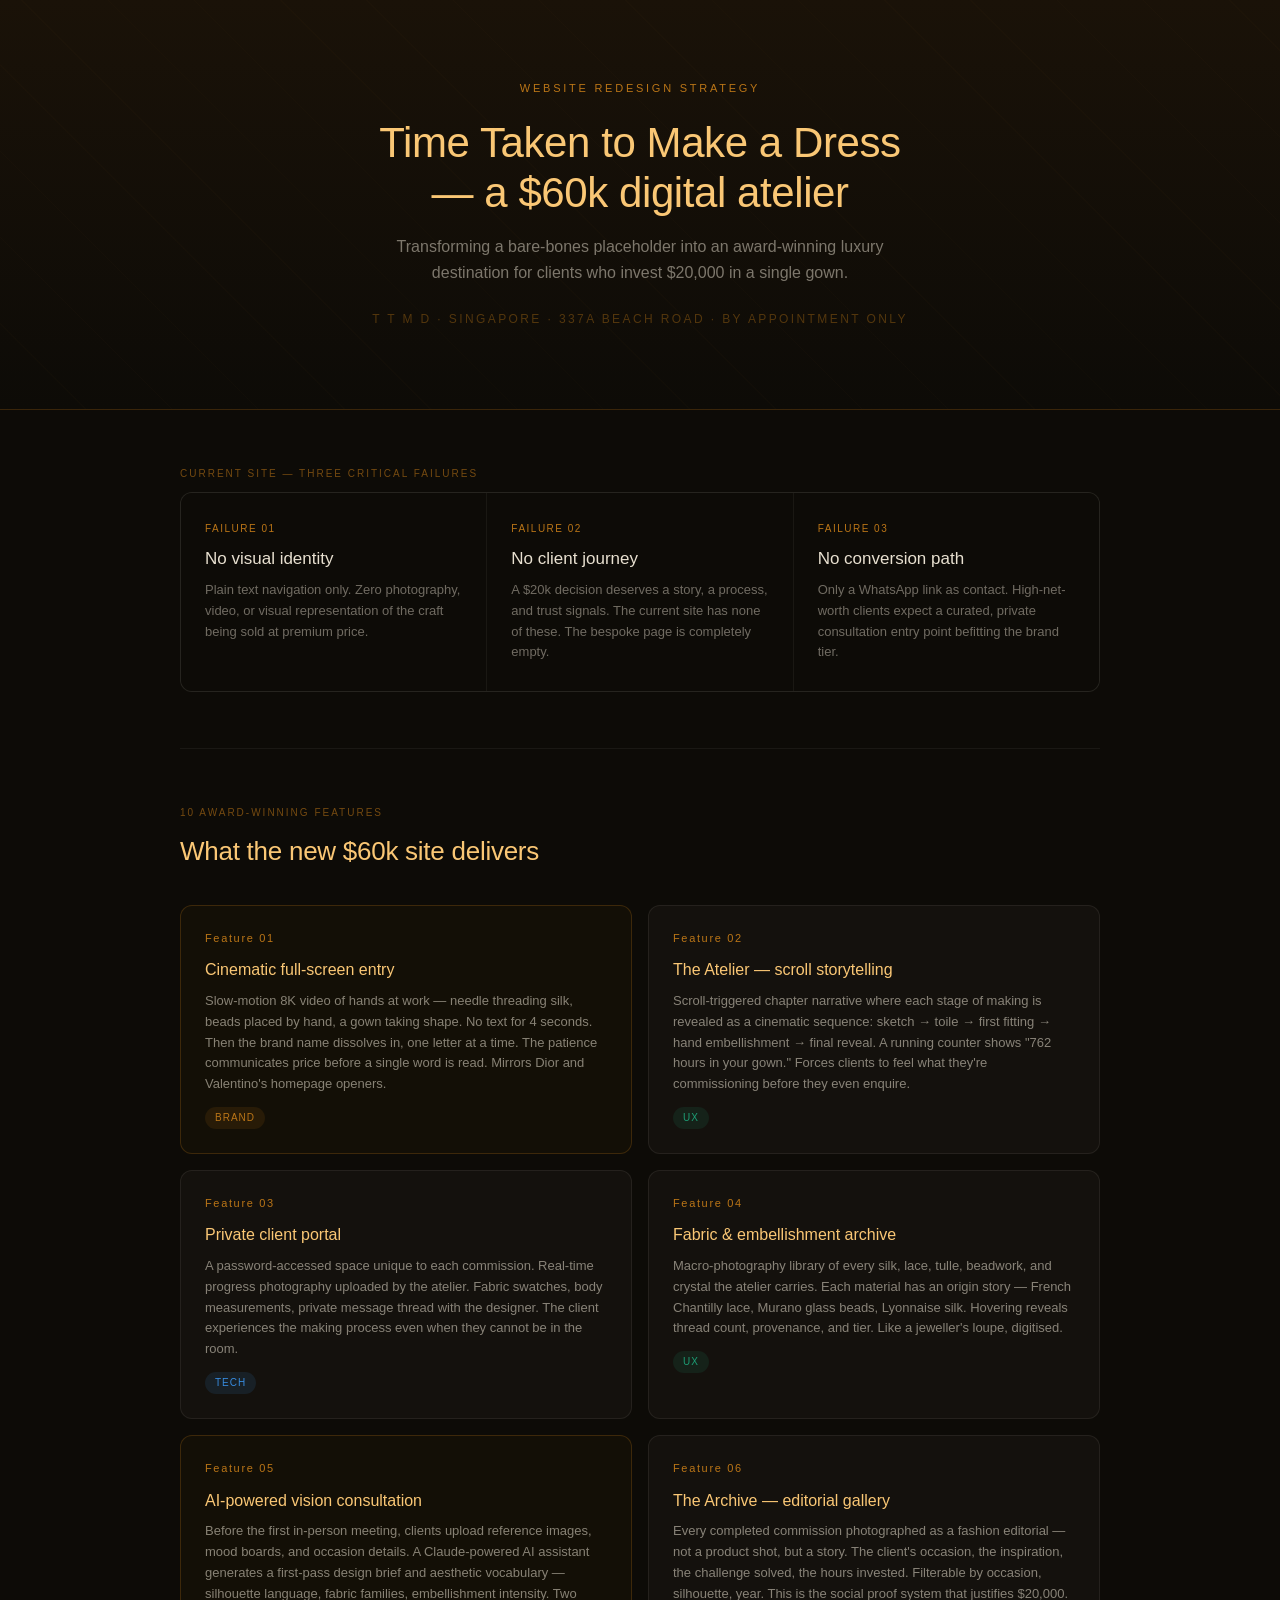
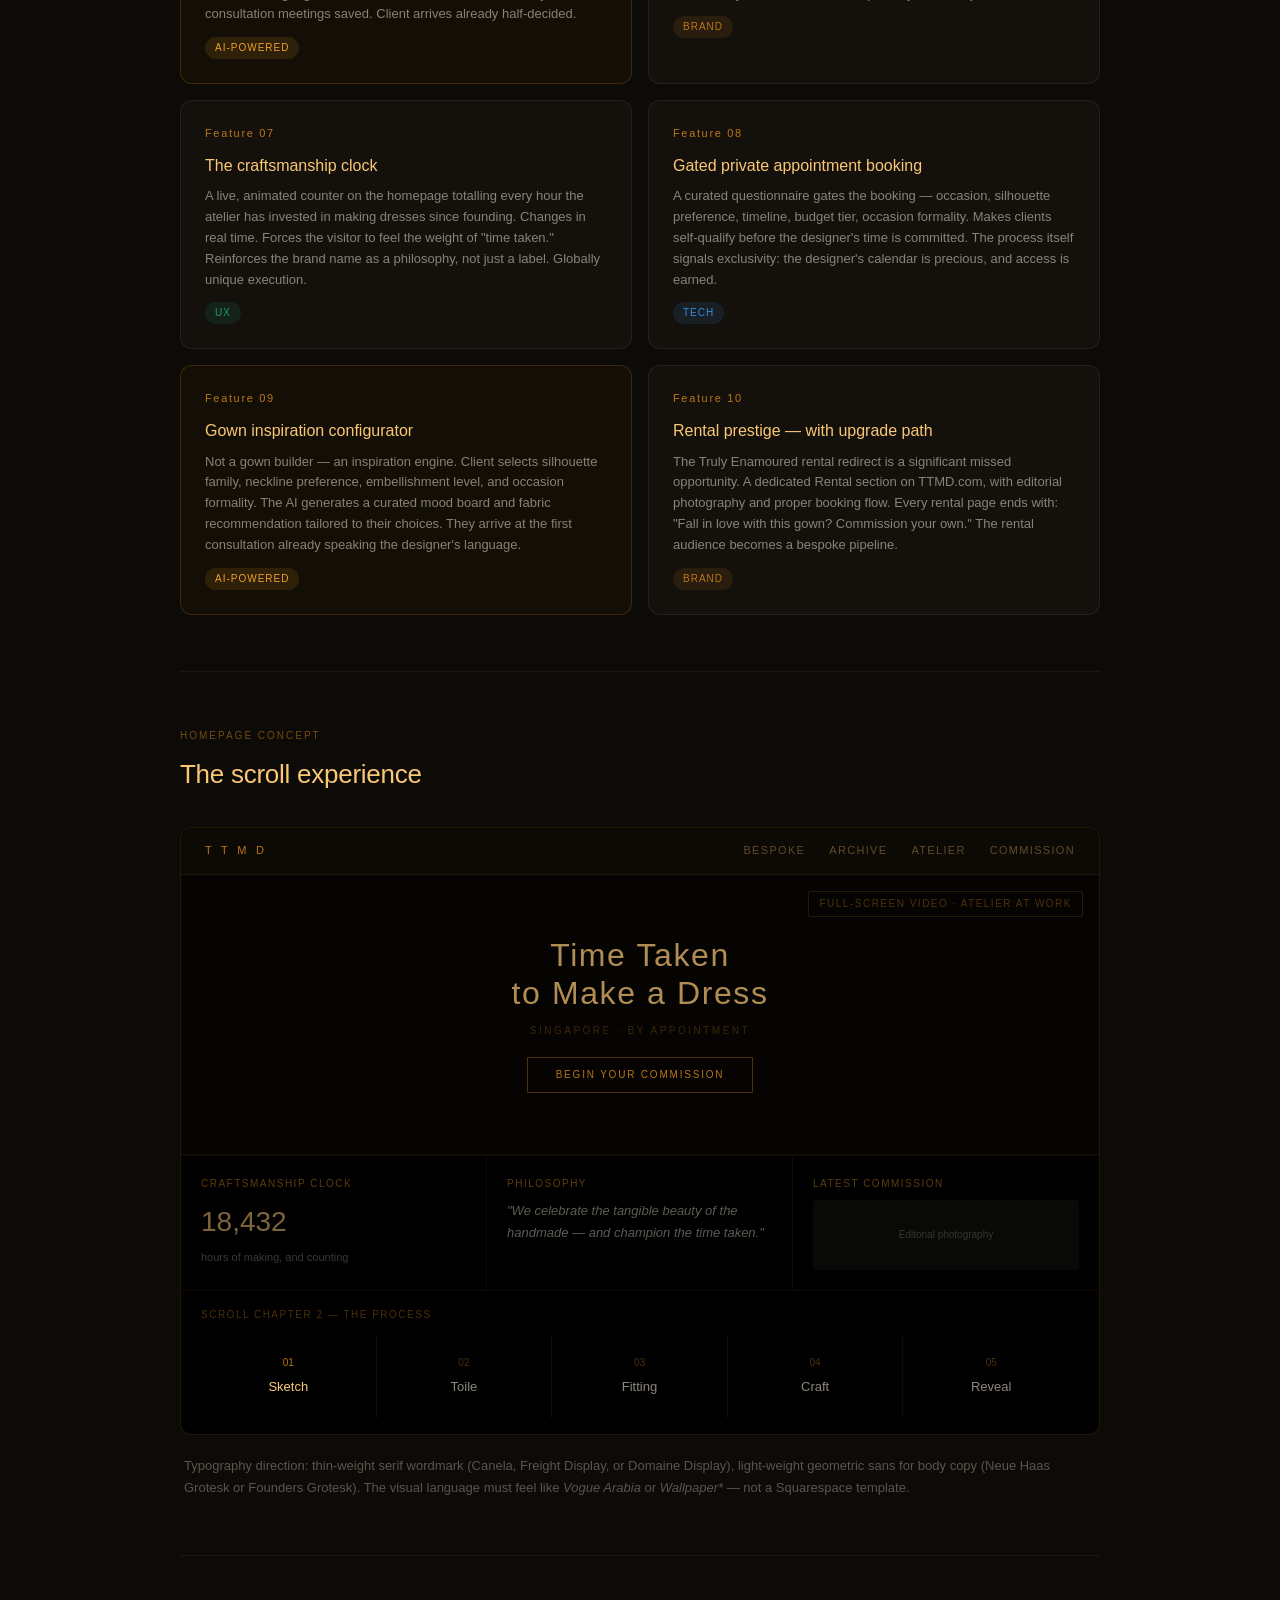
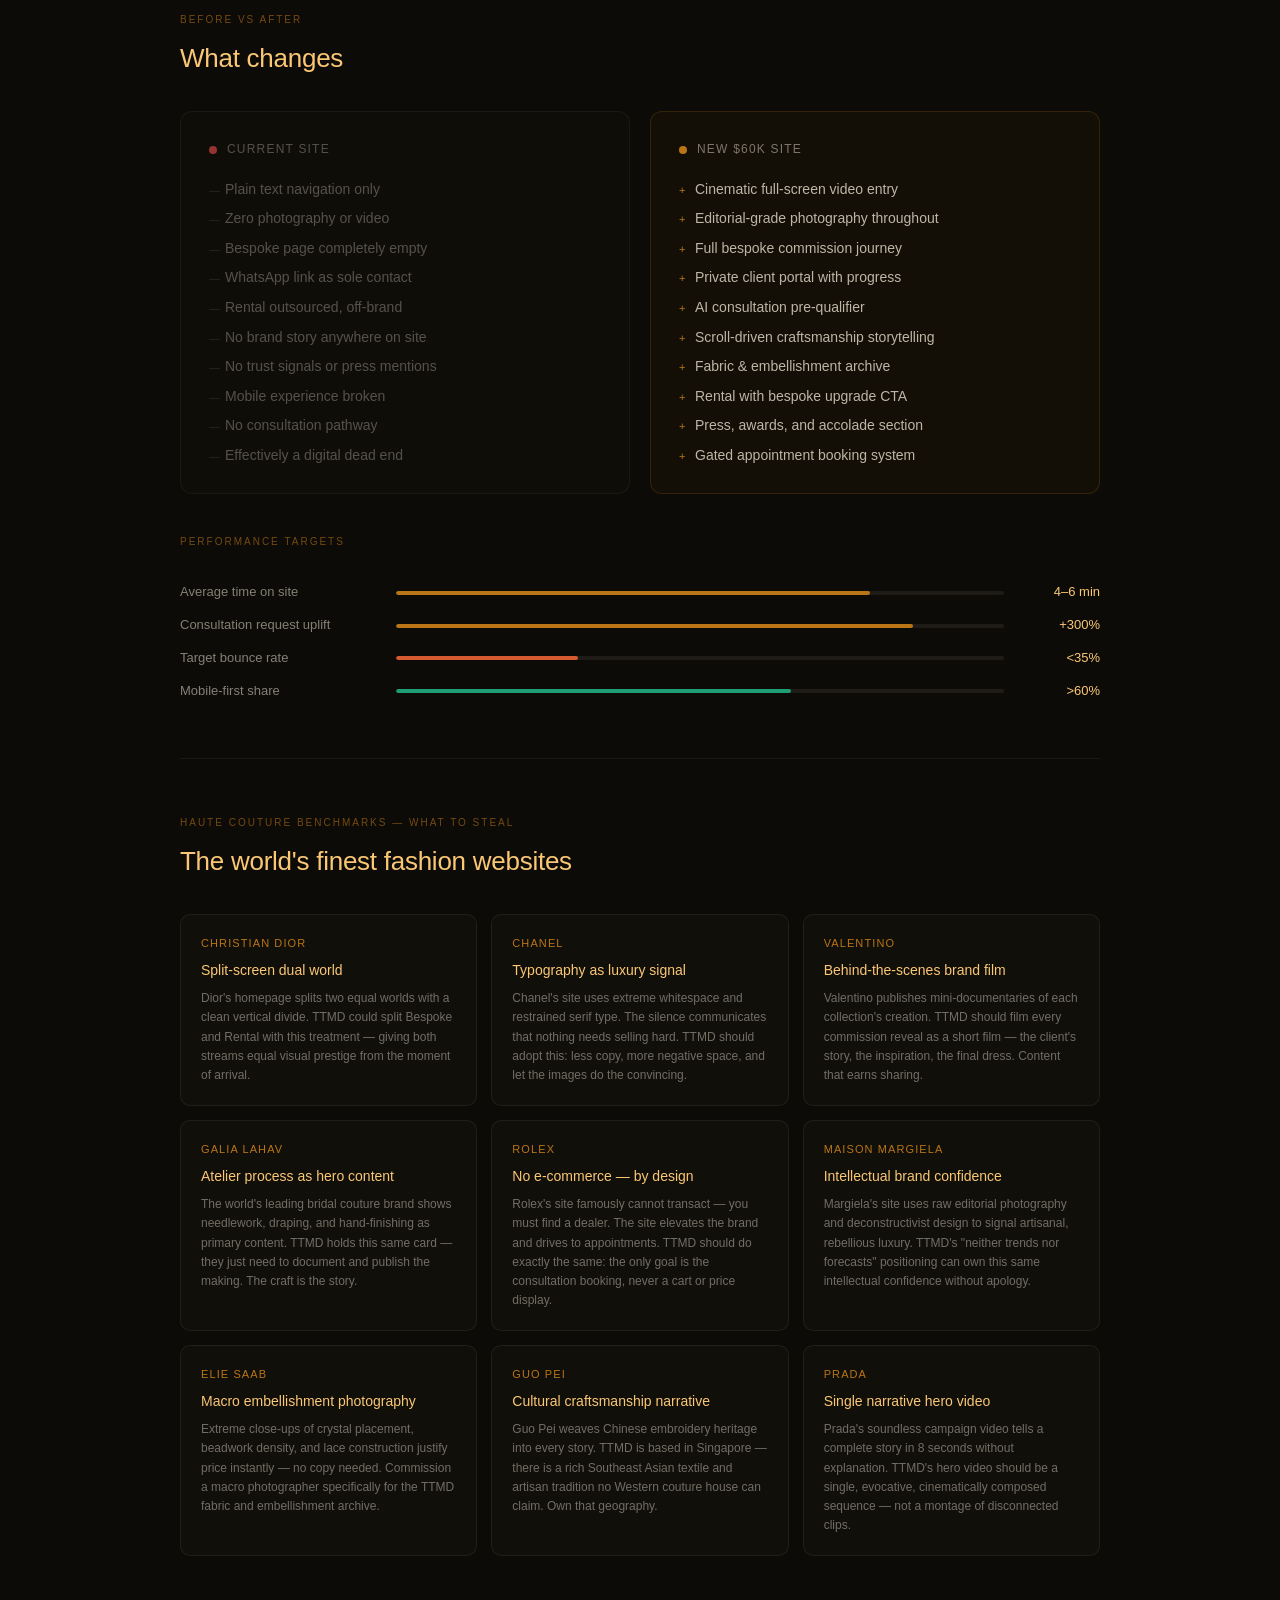
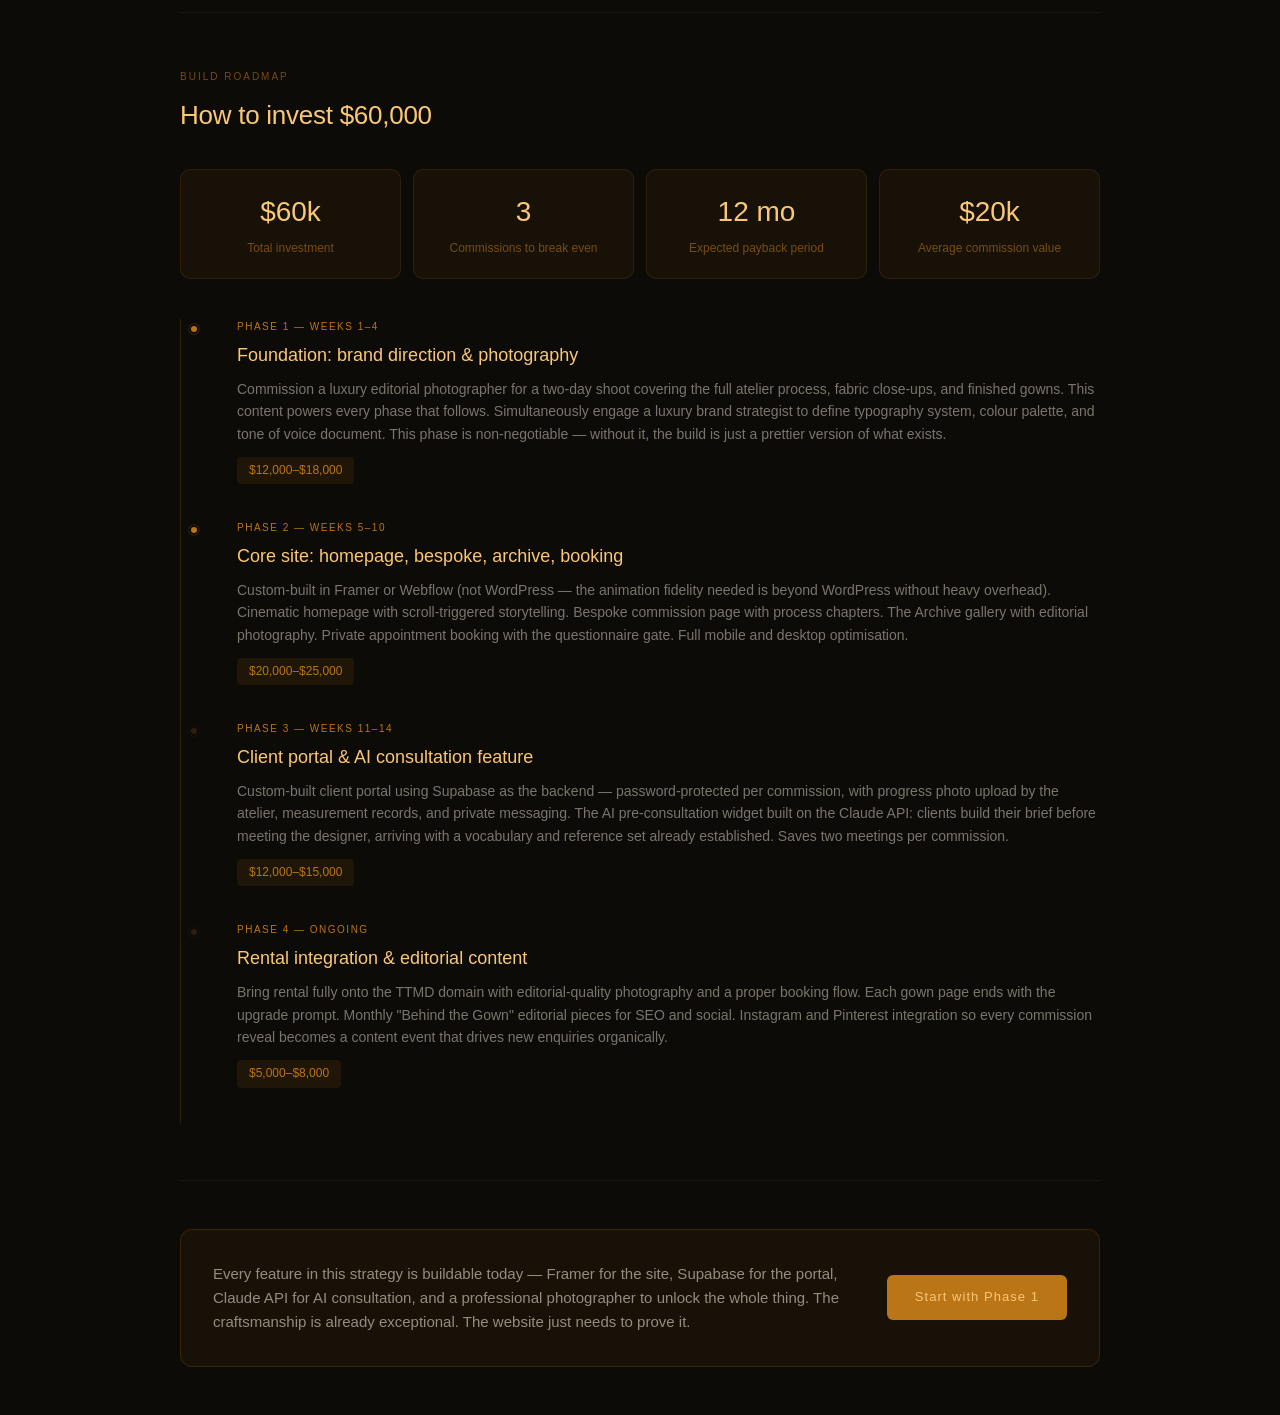
<file: ttmd_strategy.html>
<!DOCTYPE html>
<html lang="en">
<head>
<meta charset="UTF-8">
<meta name="viewport" content="width=device-width, initial-scale=1.0">
<title>TTMD — $60k Luxury Website Strategy</title>
<style>
  * { box-sizing: border-box; margin: 0; padding: 0; }
  body { font-family: -apple-system, 'Helvetica Neue', sans-serif; background: #0d0b07; color: #e8e0d0; line-height: 1.6; }

  .hero {
    padding: 80px 48px;
    text-align: center;
    background: linear-gradient(180deg, #1a1208 0%, #0d0b07 100%);
    border-bottom: 0.5px solid rgba(186,117,23,0.2);
    position: relative;
    overflow: hidden;
  }
  .hero::before {
    content: '';
    position: absolute;
    inset: 0;
    background: repeating-linear-gradient(45deg, transparent, transparent 60px, rgba(186,117,23,0.02) 60px, rgba(186,117,23,0.02) 61px);
  }
  .eyebrow {
    font-size: 11px;
    letter-spacing: 0.25em;
    color: #BA7517;
    text-transform: uppercase;
    margin-bottom: 20px;
    font-weight: 400;
  }
  .hero h1 {
    font-size: 42px;
    font-weight: 300;
    color: #FAC775;
    line-height: 1.2;
    margin-bottom: 16px;
    letter-spacing: -0.01em;
  }
  .hero p {
    font-size: 16px;
    color: rgba(232,224,208,0.5);
    max-width: 560px;
    margin: 0 auto 24px;
  }
  .hero-meta {
    font-size: 12px;
    color: rgba(186,117,23,0.4);
    letter-spacing: 0.2em;
    text-transform: uppercase;
  }

  .container { max-width: 1000px; margin: 0 auto; padding: 0 40px; }

  .section { padding: 56px 0; border-bottom: 0.5px solid rgba(232,224,208,0.06); }
  .section-eyebrow {
    font-size: 10px;
    letter-spacing: 0.2em;
    text-transform: uppercase;
    color: rgba(186,117,23,0.6);
    margin-bottom: 10px;
    font-weight: 400;
  }
  .section-title {
    font-size: 26px;
    font-weight: 300;
    color: #FAC775;
    margin-bottom: 32px;
    letter-spacing: -0.01em;
  }

  /* Problem bars */
  .problem-grid {
    display: grid;
    grid-template-columns: repeat(3, 1fr);
    gap: 1px;
    background: rgba(232,224,208,0.06);
    border: 0.5px solid rgba(232,224,208,0.06);
    border-radius: 12px;
    overflow: hidden;
  }
  .problem-cell {
    background: #0d0b07;
    padding: 28px 24px;
  }
  .prob-label {
    font-size: 10px;
    color: #BA7517;
    letter-spacing: 0.15em;
    text-transform: uppercase;
    margin-bottom: 8px;
  }
  .prob-title {
    font-size: 17px;
    font-weight: 400;
    color: #e8e0d0;
    margin-bottom: 8px;
  }
  .prob-desc { font-size: 13px; color: rgba(232,224,208,0.45); line-height: 1.6; }

  /* Feature cards */
  .features-grid {
    display: grid;
    grid-template-columns: repeat(2, 1fr);
    gap: 16px;
  }
  .feature-card {
    background: rgba(232,224,208,0.03);
    border: 0.5px solid rgba(232,224,208,0.08);
    border-radius: 12px;
    padding: 24px;
    transition: border-color 0.2s;
  }
  .feature-card:hover { border-color: rgba(186,117,23,0.3); }
  .feature-card.featured {
    border-color: rgba(186,117,23,0.25);
    background: rgba(186,117,23,0.04);
  }
  .fc-num {
    font-size: 11px;
    color: #BA7517;
    letter-spacing: 0.15em;
    margin-bottom: 10px;
    font-weight: 400;
  }
  .fc-title {
    font-size: 16px;
    font-weight: 400;
    color: #FAC775;
    margin-bottom: 8px;
  }
  .fc-desc { font-size: 13px; color: rgba(232,224,208,0.55); line-height: 1.6; }
  .fc-tag {
    display: inline-block;
    margin-top: 12px;
    font-size: 10px;
    padding: 3px 10px;
    border-radius: 20px;
    letter-spacing: 0.1em;
    text-transform: uppercase;
  }
  .tag-brand { background: rgba(186,117,23,0.12); color: #BA7517; }
  .tag-ux { background: rgba(29,158,117,0.12); color: #1D9E75; }
  .tag-tech { background: rgba(55,138,221,0.12); color: #378ADD; }
  .tag-ai { background: rgba(239,159,39,0.12); color: #EF9F27; }

  /* Wireframe mockup */
  .wf-frame {
    background: #000;
    border-radius: 12px;
    overflow: hidden;
    border: 0.5px solid rgba(186,117,23,0.2);
  }
  .wf-bar {
    background: #0d0905;
    padding: 14px 24px;
    display: flex;
    align-items: center;
    justify-content: space-between;
    border-bottom: 0.5px solid rgba(186,117,23,0.1);
  }
  .wf-logo { font-size: 11px; color: #BA7517; letter-spacing: 0.3em; text-transform: uppercase; }
  .wf-nav { display: flex; gap: 24px; }
  .wf-nav a { font-size: 11px; color: rgba(250,199,117,0.35); letter-spacing: 0.12em; text-transform: uppercase; text-decoration: none; }
  .wf-hero {
    height: 280px;
    background: #050402;
    display: flex;
    align-items: center;
    justify-content: center;
    flex-direction: column;
    gap: 10px;
    position: relative;
    border-bottom: 0.5px solid rgba(186,117,23,0.08);
  }
  .wf-video-tag {
    position: absolute;
    top: 16px;
    right: 16px;
    font-size: 10px;
    color: rgba(186,117,23,0.4);
    letter-spacing: 0.15em;
    border: 0.5px solid rgba(186,117,23,0.2);
    padding: 4px 10px;
    border-radius: 2px;
    text-transform: uppercase;
  }
  .wf-hero-title {
    font-size: 32px;
    font-weight: 300;
    color: rgba(250,199,117,0.7);
    text-align: center;
    letter-spacing: 0.05em;
    line-height: 1.2;
  }
  .wf-hero-sub {
    font-size: 10px;
    color: rgba(186,117,23,0.3);
    letter-spacing: 0.25em;
    text-transform: uppercase;
  }
  .wf-cta {
    padding: 9px 28px;
    border: 0.5px solid rgba(186,117,23,0.4);
    font-size: 10px;
    color: #BA7517;
    letter-spacing: 0.18em;
    text-transform: uppercase;
    margin-top: 8px;
    border-radius: 1px;
    display: inline-block;
  }
  .wf-process {
    display: grid;
    grid-template-columns: repeat(5, 1fr);
    gap: 0;
  }
  .wf-step {
    padding: 20px 16px;
    border-right: 0.5px solid rgba(232,224,208,0.06);
    text-align: center;
  }
  .wf-step:last-child { border-right: none; }
  .wf-step-num { font-size: 10px; color: rgba(186,117,23,0.4); margin-bottom: 6px; }
  .wf-step-label { font-size: 13px; color: rgba(232,224,208,0.6); }
  .wf-step.active .wf-step-num { color: #BA7517; }
  .wf-step.active .wf-step-label { color: #FAC775; }

  /* Comparison */
  .compare-grid {
    display: grid;
    grid-template-columns: 1fr 1fr;
    gap: 20px;
  }
  .compare-box {
    border-radius: 12px;
    padding: 28px;
  }
  .compare-bad {
    background: rgba(232,224,208,0.02);
    border: 0.5px solid rgba(232,224,208,0.08);
    opacity: 0.65;
  }
  .compare-good {
    background: rgba(186,117,23,0.04);
    border: 0.5px solid rgba(186,117,23,0.2);
  }
  .compare-header {
    display: flex;
    align-items: center;
    gap: 10px;
    margin-bottom: 20px;
  }
  .compare-dot {
    width: 8px; height: 8px; border-radius: 50%;
  }
  .dot-bad { background: #E24B4A; }
  .dot-good { background: #BA7517; }
  .compare-title { font-size: 12px; letter-spacing: 0.1em; text-transform: uppercase; color: rgba(232,224,208,0.5); }
  .compare-list { list-style: none; display: flex; flex-direction: column; gap: 10px; }
  .compare-list li {
    font-size: 14px;
    color: rgba(232,224,208,0.5);
    padding-left: 16px;
    position: relative;
    line-height: 1.4;
  }
  .compare-list li::before {
    content: '—';
    position: absolute;
    left: 0;
    color: rgba(232,224,208,0.2);
    font-size: 11px;
    top: 3px;
  }
  .compare-good .compare-list li { color: rgba(232,224,208,0.8); }
  .compare-good .compare-list li::before { content: '+'; color: #BA7517; font-weight: 500; }

  /* Benchmark table */
  .benchmarks { display: flex; flex-direction: column; gap: 12px; margin-top: 32px; }
  .bm-row {
    display: grid;
    grid-template-columns: 200px 1fr 80px;
    align-items: center;
    gap: 16px;
  }
  .bm-name { font-size: 13px; color: rgba(232,224,208,0.55); }
  .bm-bar {
    height: 4px;
    background: rgba(232,224,208,0.08);
    border-radius: 2px;
    overflow: hidden;
  }
  .bm-fill { height: 100%; border-radius: 2px; background: #BA7517; }
  .bm-val { font-size: 13px; font-weight: 400; color: #FAC775; text-align: right; }

  /* Inspo grid */
  .inspo-grid {
    display: grid;
    grid-template-columns: repeat(3, 1fr);
    gap: 14px;
  }
  .inspo-card {
    background: rgba(232,224,208,0.02);
    border: 0.5px solid rgba(232,224,208,0.07);
    border-radius: 10px;
    padding: 20px;
    transition: border-color 0.2s;
    cursor: default;
  }
  .inspo-card:hover { border-color: rgba(186,117,23,0.25); }
  .inspo-house { font-size: 11px; color: #BA7517; letter-spacing: 0.1em; margin-bottom: 6px; text-transform: uppercase; }
  .inspo-title { font-size: 14px; color: #FAC775; margin-bottom: 8px; font-weight: 400; }
  .inspo-steal { font-size: 12px; color: rgba(232,224,208,0.45); line-height: 1.6; }

  /* Roadmap */
  .roi-row {
    display: grid;
    grid-template-columns: repeat(4, 1fr);
    gap: 12px;
    margin-bottom: 40px;
  }
  .roi-card {
    background: rgba(186,117,23,0.06);
    border: 0.5px solid rgba(186,117,23,0.15);
    border-radius: 10px;
    padding: 20px;
    text-align: center;
  }
  .roi-num { font-size: 28px; font-weight: 300; color: #FAC775; }
  .roi-label { font-size: 12px; color: rgba(186,117,23,0.6); margin-top: 4px; }

  .timeline { padding-left: 28px; border-left: 0.5px solid rgba(186,117,23,0.2); display: flex; flex-direction: column; gap: 0; }
  .tl-item { padding: 0 0 36px 28px; position: relative; }
  .tl-dot {
    position: absolute;
    left: -20px;
    top: 5px;
    width: 10px; height: 10px;
    border-radius: 50%;
    background: #BA7517;
    border: 2px solid #0d0b07;
    box-shadow: 0 0 0 0.5px rgba(186,117,23,0.4);
  }
  .tl-dot.future { background: rgba(186,117,23,0.2); box-shadow: 0 0 0 0.5px rgba(186,117,23,0.15); }
  .tl-phase { font-size: 10px; color: #BA7517; letter-spacing: 0.15em; text-transform: uppercase; margin-bottom: 6px; }
  .tl-title { font-size: 18px; font-weight: 300; color: #FAC775; margin-bottom: 8px; }
  .tl-desc { font-size: 14px; color: rgba(232,224,208,0.5); line-height: 1.6; }
  .tl-price {
    display: inline-block;
    margin-top: 12px;
    font-size: 12px;
    color: #BA7517;
    background: rgba(186,117,23,0.1);
    padding: 4px 12px;
    border-radius: 4px;
  }

  .footer-cta {
    background: rgba(186,117,23,0.06);
    border: 0.5px solid rgba(186,117,23,0.2);
    border-radius: 12px;
    padding: 32px;
    display: flex;
    align-items: center;
    justify-content: space-between;
    gap: 24px;
    margin: 48px 0;
  }
  .footer-text { font-size: 15px; color: rgba(232,224,208,0.6); line-height: 1.6; flex: 1; }
  .footer-btn {
    padding: 12px 28px;
    background: #BA7517;
    color: #FAC775;
    border: none;
    border-radius: 6px;
    font-size: 13px;
    font-weight: 500;
    cursor: pointer;
    white-space: nowrap;
    letter-spacing: 0.08em;
    text-decoration: none;
    display: inline-block;
  }
</style>
</head>
<body>

<div class="hero">
  <div class="eyebrow">Website redesign strategy</div>
  <h1>Time Taken to Make a Dress<br>— a $60k digital atelier</h1>
  <p>Transforming a bare-bones placeholder into an award-winning luxury destination for clients who invest $20,000 in a single gown.</p>
  <div class="hero-meta">T T M D · Singapore · 337A Beach Road · By appointment only</div>
</div>

<div class="container">

  <!-- PROBLEMS -->
  <div class="section">
    <div class="section-eyebrow">Current site — three critical failures</div>
    <div class="problem-grid">
      <div class="problem-cell">
        <div class="prob-label">Failure 01</div>
        <div class="prob-title">No visual identity</div>
        <div class="prob-desc">Plain text navigation only. Zero photography, video, or visual representation of the craft being sold at premium price.</div>
      </div>
      <div class="problem-cell">
        <div class="prob-label">Failure 02</div>
        <div class="prob-title">No client journey</div>
        <div class="prob-desc">A $20k decision deserves a story, a process, and trust signals. The current site has none of these. The bespoke page is completely empty.</div>
      </div>
      <div class="problem-cell">
        <div class="prob-label">Failure 03</div>
        <div class="prob-title">No conversion path</div>
        <div class="prob-desc">Only a WhatsApp link as contact. High-net-worth clients expect a curated, private consultation entry point befitting the brand tier.</div>
      </div>
    </div>
  </div>

  <!-- 10 FEATURES -->
  <div class="section">
    <div class="section-eyebrow">10 award-winning features</div>
    <div class="section-title">What the new $60k site delivers</div>
    <div class="features-grid">
      <div class="feature-card featured">
        <div class="fc-num">Feature 01</div>
        <div class="fc-title">Cinematic full-screen entry</div>
        <div class="fc-desc">Slow-motion 8K video of hands at work — needle threading silk, beads placed by hand, a gown taking shape. No text for 4 seconds. Then the brand name dissolves in, one letter at a time. The patience communicates price before a single word is read. Mirrors Dior and Valentino's homepage openers.</div>
        <span class="fc-tag tag-brand">Brand</span>
      </div>
      <div class="feature-card">
        <div class="fc-num">Feature 02</div>
        <div class="fc-title">The Atelier — scroll storytelling</div>
        <div class="fc-desc">Scroll-triggered chapter narrative where each stage of making is revealed as a cinematic sequence: sketch → toile → first fitting → hand embellishment → final reveal. A running counter shows "762 hours in your gown." Forces clients to feel what they're commissioning before they even enquire.</div>
        <span class="fc-tag tag-ux">UX</span>
      </div>
      <div class="feature-card">
        <div class="fc-num">Feature 03</div>
        <div class="fc-title">Private client portal</div>
        <div class="fc-desc">A password-accessed space unique to each commission. Real-time progress photography uploaded by the atelier. Fabric swatches, body measurements, private message thread with the designer. The client experiences the making process even when they cannot be in the room.</div>
        <span class="fc-tag tag-tech">Tech</span>
      </div>
      <div class="feature-card">
        <div class="fc-num">Feature 04</div>
        <div class="fc-title">Fabric & embellishment archive</div>
        <div class="fc-desc">Macro-photography library of every silk, lace, tulle, beadwork, and crystal the atelier carries. Each material has an origin story — French Chantilly lace, Murano glass beads, Lyonnaise silk. Hovering reveals thread count, provenance, and tier. Like a jeweller's loupe, digitised.</div>
        <span class="fc-tag tag-ux">UX</span>
      </div>
      <div class="feature-card featured">
        <div class="fc-num">Feature 05</div>
        <div class="fc-title">AI-powered vision consultation</div>
        <div class="fc-desc">Before the first in-person meeting, clients upload reference images, mood boards, and occasion details. A Claude-powered AI assistant generates a first-pass design brief and aesthetic vocabulary — silhouette language, fabric families, embellishment intensity. Two consultation meetings saved. Client arrives already half-decided.</div>
        <span class="fc-tag tag-ai">AI-powered</span>
      </div>
      <div class="feature-card">
        <div class="fc-num">Feature 06</div>
        <div class="fc-title">The Archive — editorial gallery</div>
        <div class="fc-desc">Every completed commission photographed as a fashion editorial — not a product shot, but a story. The client's occasion, the inspiration, the challenge solved, the hours invested. Filterable by occasion, silhouette, year. This is the social proof system that justifies $20,000.</div>
        <span class="fc-tag tag-brand">Brand</span>
      </div>
      <div class="feature-card">
        <div class="fc-num">Feature 07</div>
        <div class="fc-title">The craftsmanship clock</div>
        <div class="fc-desc">A live, animated counter on the homepage totalling every hour the atelier has invested in making dresses since founding. Changes in real time. Forces the visitor to feel the weight of "time taken." Reinforces the brand name as a philosophy, not just a label. Globally unique execution.</div>
        <span class="fc-tag tag-ux">UX</span>
      </div>
      <div class="feature-card">
        <div class="fc-num">Feature 08</div>
        <div class="fc-title">Gated private appointment booking</div>
        <div class="fc-desc">A curated questionnaire gates the booking — occasion, silhouette preference, timeline, budget tier, occasion formality. Makes clients self-qualify before the designer's time is committed. The process itself signals exclusivity: the designer's calendar is precious, and access is earned.</div>
        <span class="fc-tag tag-tech">Tech</span>
      </div>
      <div class="feature-card featured">
        <div class="fc-num">Feature 09</div>
        <div class="fc-title">Gown inspiration configurator</div>
        <div class="fc-desc">Not a gown builder — an inspiration engine. Client selects silhouette family, neckline preference, embellishment level, and occasion formality. The AI generates a curated mood board and fabric recommendation tailored to their choices. They arrive at the first consultation already speaking the designer's language.</div>
        <span class="fc-tag tag-ai">AI-powered</span>
      </div>
      <div class="feature-card">
        <div class="fc-num">Feature 10</div>
        <div class="fc-title">Rental prestige — with upgrade path</div>
        <div class="fc-desc">The Truly Enamoured rental redirect is a significant missed opportunity. A dedicated Rental section on TTMD.com, with editorial photography and proper booking flow. Every rental page ends with: "Fall in love with this gown? Commission your own." The rental audience becomes a bespoke pipeline.</div>
        <span class="fc-tag tag-brand">Brand</span>
      </div>
    </div>
  </div>

  <!-- WIREFRAME -->
  <div class="section">
    <div class="section-eyebrow">Homepage concept</div>
    <div class="section-title">The scroll experience</div>
    <div class="wf-frame">
      <div class="wf-bar">
        <div class="wf-logo">T T M D</div>
        <div class="wf-nav">
          <a href="#">Bespoke</a>
          <a href="#">Archive</a>
          <a href="#">Atelier</a>
          <a href="#">Commission</a>
        </div>
      </div>
      <div class="wf-hero">
        <div class="wf-video-tag">Full-screen video · Atelier at work</div>
        <div class="wf-hero-title">Time Taken<br>to Make a Dress</div>
        <div class="wf-hero-sub">Singapore · By appointment</div>
        <div class="wf-cta">Begin your commission</div>
      </div>
      <div style="display:grid;grid-template-columns:1fr 1fr 1fr;gap:0;border-top:0.5px solid rgba(186,117,23,0.08)">
        <div style="padding:20px;border-right:0.5px solid rgba(232,224,208,0.05)">
          <div style="font-size:10px;color:rgba(186,117,23,0.5);letter-spacing:0.15em;text-transform:uppercase;margin-bottom:8px">Craftsmanship clock</div>
          <div style="font-size:28px;font-weight:300;color:rgba(250,199,117,0.5)">18,432</div>
          <div style="font-size:11px;color:rgba(232,224,208,0.25);margin-top:4px">hours of making, and counting</div>
        </div>
        <div style="padding:20px;border-right:0.5px solid rgba(232,224,208,0.05)">
          <div style="font-size:10px;color:rgba(186,117,23,0.5);letter-spacing:0.15em;text-transform:uppercase;margin-bottom:8px">Philosophy</div>
          <div style="font-size:13px;color:rgba(232,224,208,0.4);line-height:1.7;font-style:italic">"We celebrate the tangible beauty of the handmade — and champion the time taken."</div>
        </div>
        <div style="padding:20px">
          <div style="font-size:10px;color:rgba(186,117,23,0.5);letter-spacing:0.15em;text-transform:uppercase;margin-bottom:8px">Latest commission</div>
          <div style="height:70px;background:rgba(232,224,208,0.04);border-radius:4px;display:flex;align-items:center;justify-content:center">
            <span style="font-size:10px;color:rgba(232,224,208,0.2)">Editorial photography</span>
          </div>
        </div>
      </div>
      <div style="border-top:0.5px solid rgba(186,117,23,0.08);padding:16px 20px">
        <div style="font-size:10px;color:rgba(186,117,23,0.4);letter-spacing:0.15em;text-transform:uppercase;margin-bottom:12px">Scroll chapter 2 — The process</div>
        <div class="wf-process">
          <div class="wf-step active"><div class="wf-step-num">01</div><div class="wf-step-label">Sketch</div></div>
          <div class="wf-step"><div class="wf-step-num">02</div><div class="wf-step-label">Toile</div></div>
          <div class="wf-step"><div class="wf-step-num">03</div><div class="wf-step-label">Fitting</div></div>
          <div class="wf-step"><div class="wf-step-num">04</div><div class="wf-step-label">Craft</div></div>
          <div class="wf-step"><div class="wf-step-num">05</div><div class="wf-step-label">Reveal</div></div>
        </div>
      </div>
    </div>
    <p style="font-size:13px;color:rgba(232,224,208,0.35);line-height:1.7;margin-top:20px;padding:0 4px">Typography direction: thin-weight serif wordmark (Canela, Freight Display, or Domaine Display), light-weight geometric sans for body copy (Neue Haas Grotesk or Founders Grotesk). The visual language must feel like <em>Vogue Arabia</em> or <em>Wallpaper*</em> — not a Squarespace template.</p>
  </div>

  <!-- BEFORE VS AFTER -->
  <div class="section">
    <div class="section-eyebrow">Before vs after</div>
    <div class="section-title">What changes</div>
    <div class="compare-grid">
      <div class="compare-box compare-bad">
        <div class="compare-header">
          <div class="compare-dot dot-bad"></div>
          <div class="compare-title">Current site</div>
        </div>
        <ul class="compare-list">
          <li>Plain text navigation only</li>
          <li>Zero photography or video</li>
          <li>Bespoke page completely empty</li>
          <li>WhatsApp link as sole contact</li>
          <li>Rental outsourced, off-brand</li>
          <li>No brand story anywhere on site</li>
          <li>No trust signals or press mentions</li>
          <li>Mobile experience broken</li>
          <li>No consultation pathway</li>
          <li>Effectively a digital dead end</li>
        </ul>
      </div>
      <div class="compare-box compare-good">
        <div class="compare-header">
          <div class="compare-dot dot-good"></div>
          <div class="compare-title">New $60k site</div>
        </div>
        <ul class="compare-list">
          <li>Cinematic full-screen video entry</li>
          <li>Editorial-grade photography throughout</li>
          <li>Full bespoke commission journey</li>
          <li>Private client portal with progress</li>
          <li>AI consultation pre-qualifier</li>
          <li>Scroll-driven craftsmanship storytelling</li>
          <li>Fabric & embellishment archive</li>
          <li>Rental with bespoke upgrade CTA</li>
          <li>Press, awards, and accolade section</li>
          <li>Gated appointment booking system</li>
        </ul>
      </div>
    </div>

    <div style="margin-top:40px">
      <div class="section-eyebrow">Performance targets</div>
      <div class="benchmarks">
        <div class="bm-row">
          <div class="bm-name">Average time on site</div>
          <div class="bm-bar"><div class="bm-fill" style="width:78%"></div></div>
          <div class="bm-val">4–6 min</div>
        </div>
        <div class="bm-row">
          <div class="bm-name">Consultation request uplift</div>
          <div class="bm-bar"><div class="bm-fill" style="width:85%"></div></div>
          <div class="bm-val">+300%</div>
        </div>
        <div class="bm-row">
          <div class="bm-name">Target bounce rate</div>
          <div class="bm-bar"><div class="bm-fill" style="width:30%;background:#D85A30"></div></div>
          <div class="bm-val">&lt;35%</div>
        </div>
        <div class="bm-row">
          <div class="bm-name">Mobile-first share</div>
          <div class="bm-bar"><div class="bm-fill" style="width:65%;background:#1D9E75"></div></div>
          <div class="bm-val">&gt;60%</div>
        </div>
      </div>
    </div>
  </div>

  <!-- INSPO / BENCHMARKS -->
  <div class="section">
    <div class="section-eyebrow">Haute couture benchmarks — what to steal</div>
    <div class="section-title">The world's finest fashion websites</div>
    <div class="inspo-grid">
      <div class="inspo-card">
        <div class="inspo-house">Christian Dior</div>
        <div class="inspo-title">Split-screen dual world</div>
        <div class="inspo-steal">Dior's homepage splits two equal worlds with a clean vertical divide. TTMD could split Bespoke and Rental with this treatment — giving both streams equal visual prestige from the moment of arrival.</div>
      </div>
      <div class="inspo-card">
        <div class="inspo-house">Chanel</div>
        <div class="inspo-title">Typography as luxury signal</div>
        <div class="inspo-steal">Chanel's site uses extreme whitespace and restrained serif type. The silence communicates that nothing needs selling hard. TTMD should adopt this: less copy, more negative space, and let the images do the convincing.</div>
      </div>
      <div class="inspo-card">
        <div class="inspo-house">Valentino</div>
        <div class="inspo-title">Behind-the-scenes brand film</div>
        <div class="inspo-steal">Valentino publishes mini-documentaries of each collection's creation. TTMD should film every commission reveal as a short film — the client's story, the inspiration, the final dress. Content that earns sharing.</div>
      </div>
      <div class="inspo-card">
        <div class="inspo-house">Galia Lahav</div>
        <div class="inspo-title">Atelier process as hero content</div>
        <div class="inspo-steal">The world's leading bridal couture brand shows needlework, draping, and hand-finishing as primary content. TTMD holds this same card — they just need to document and publish the making. The craft is the story.</div>
      </div>
      <div class="inspo-card">
        <div class="inspo-house">Rolex</div>
        <div class="inspo-title">No e-commerce — by design</div>
        <div class="inspo-steal">Rolex's site famously cannot transact — you must find a dealer. The site elevates the brand and drives to appointments. TTMD should do exactly the same: the only goal is the consultation booking, never a cart or price display.</div>
      </div>
      <div class="inspo-card">
        <div class="inspo-house">Maison Margiela</div>
        <div class="inspo-title">Intellectual brand confidence</div>
        <div class="inspo-steal">Margiela's site uses raw editorial photography and deconstructivist design to signal artisanal, rebellious luxury. TTMD's "neither trends nor forecasts" positioning can own this same intellectual confidence without apology.</div>
      </div>
      <div class="inspo-card">
        <div class="inspo-house">Elie Saab</div>
        <div class="inspo-title">Macro embellishment photography</div>
        <div class="inspo-steal">Extreme close-ups of crystal placement, beadwork density, and lace construction justify price instantly — no copy needed. Commission a macro photographer specifically for the TTMD fabric and embellishment archive.</div>
      </div>
      <div class="inspo-card">
        <div class="inspo-house">Guo Pei</div>
        <div class="inspo-title">Cultural craftsmanship narrative</div>
        <div class="inspo-steal">Guo Pei weaves Chinese embroidery heritage into every story. TTMD is based in Singapore — there is a rich Southeast Asian textile and artisan tradition no Western couture house can claim. Own that geography.</div>
      </div>
      <div class="inspo-card">
        <div class="inspo-house">Prada</div>
        <div class="inspo-title">Single narrative hero video</div>
        <div class="inspo-steal">Prada's soundless campaign video tells a complete story in 8 seconds without explanation. TTMD's hero video should be a single, evocative, cinematically composed sequence — not a montage of disconnected clips.</div>
      </div>
    </div>
  </div>

  <!-- ROADMAP -->
  <div class="section">
    <div class="section-eyebrow">Build roadmap</div>
    <div class="section-title">How to invest $60,000</div>

    <div class="roi-row">
      <div class="roi-card">
        <div class="roi-num">$60k</div>
        <div class="roi-label">Total investment</div>
      </div>
      <div class="roi-card">
        <div class="roi-num">3</div>
        <div class="roi-label">Commissions to break even</div>
      </div>
      <div class="roi-card">
        <div class="roi-num">12 mo</div>
        <div class="roi-label">Expected payback period</div>
      </div>
      <div class="roi-card">
        <div class="roi-num">$20k</div>
        <div class="roi-label">Average commission value</div>
      </div>
    </div>

    <div class="timeline">
      <div class="tl-item">
        <div class="tl-dot"></div>
        <div class="tl-phase">Phase 1 — Weeks 1–4</div>
        <div class="tl-title">Foundation: brand direction & photography</div>
        <div class="tl-desc">Commission a luxury editorial photographer for a two-day shoot covering the full atelier process, fabric close-ups, and finished gowns. This content powers every phase that follows. Simultaneously engage a luxury brand strategist to define typography system, colour palette, and tone of voice document. This phase is non-negotiable — without it, the build is just a prettier version of what exists.</div>
        <span class="tl-price">$12,000–$18,000</span>
      </div>
      <div class="tl-item">
        <div class="tl-dot"></div>
        <div class="tl-phase">Phase 2 — Weeks 5–10</div>
        <div class="tl-title">Core site: homepage, bespoke, archive, booking</div>
        <div class="tl-desc">Custom-built in Framer or Webflow (not WordPress — the animation fidelity needed is beyond WordPress without heavy overhead). Cinematic homepage with scroll-triggered storytelling. Bespoke commission page with process chapters. The Archive gallery with editorial photography. Private appointment booking with the questionnaire gate. Full mobile and desktop optimisation.</div>
        <span class="tl-price">$20,000–$25,000</span>
      </div>
      <div class="tl-item">
        <div class="tl-dot future"></div>
        <div class="tl-phase">Phase 3 — Weeks 11–14</div>
        <div class="tl-title">Client portal & AI consultation feature</div>
        <div class="tl-desc">Custom-built client portal using Supabase as the backend — password-protected per commission, with progress photo upload by the atelier, measurement records, and private messaging. The AI pre-consultation widget built on the Claude API: clients build their brief before meeting the designer, arriving with a vocabulary and reference set already established. Saves two meetings per commission.</div>
        <span class="tl-price">$12,000–$15,000</span>
      </div>
      <div class="tl-item">
        <div class="tl-dot future"></div>
        <div class="tl-phase">Phase 4 — Ongoing</div>
        <div class="tl-title">Rental integration & editorial content</div>
        <div class="tl-desc">Bring rental fully onto the TTMD domain with editorial-quality photography and a proper booking flow. Each gown page ends with the upgrade prompt. Monthly "Behind the Gown" editorial pieces for SEO and social. Instagram and Pinterest integration so every commission reveal becomes a content event that drives new enquiries organically.</div>
        <span class="tl-price">$5,000–$8,000</span>
      </div>
    </div>
  </div>

  <div class="footer-cta">
    <div class="footer-text">Every feature in this strategy is buildable today — Framer for the site, Supabase for the portal, Claude API for AI consultation, and a professional photographer to unlock the whole thing. The craftsmanship is already exceptional. The website just needs to prove it.</div>
    <a class="footer-btn" href="#">Start with Phase 1</a>
  </div>

</div>
</body>
</html>
</file>
<file: css/tokens.css>
/* ============================================================
   TTMD — Time Taken to Make a Dress
   Design Tokens — import before all other stylesheets
   ============================================================ */

:root {
  /* Color */
  --bg:              #F8F6F3;
  --bg-surface:      #F2EFEB;
  --text:            #1A1A1A;
  --text-secondary:  #4A4A4A;
  --text-tertiary:   #8A8A8A;

  /* Border */
  --border-subtle: rgba(26, 26, 26, 0.08);

  /* Typography */
  --serif:  'Cormorant Garamond', 'Georgia', serif;
  --sans:   'Jost', -apple-system, 'Helvetica Neue', sans-serif;

  /* Spacing */
  --space-xs:  4px;
  --space-sm:  8px;
  --space-md:  16px;
  --space-lg:  24px;
  --space-xl:  32px;
  --space-2xl: 48px;
  --space-3xl: 64px;
  --space-4xl: 140px;

  /* Easing & Transition */
  --ease:       cubic-bezier(0.25, 0.46, 0.45, 0.94);
  --transition: 500ms var(--ease);

  /* Placeholder */
  --placeholder-opacity: 0.30;
}
</file>
<file: css/style.css>
/* ============================================================
   TTMD — Time Taken to Make a Dress
   Global Stylesheet
   ============================================================ */

/* --- Reset & Base --- */
*, *::before, *::after { box-sizing: border-box; margin: 0; padding: 0; }

html {
  font-size: 16px;
  scroll-behavior: smooth;
  -webkit-font-smoothing: antialiased;
  -moz-osx-font-smoothing: grayscale;
}

body {
  font-family: var(--sans);
  background: var(--bg);
  color: var(--text);
  line-height: 1.75;
  overflow-x: hidden;
}

a { color: inherit; text-decoration: none; }
img { max-width: 100%; display: block; }
button { font-family: inherit; cursor: pointer; border: none; background: none; }

/* --- Typography --- */
.eyebrow {
  font-family: var(--sans);
  font-size: 10px;
  letter-spacing: 0.25em;
  text-transform: uppercase;
  color: var(--text-secondary);
  font-weight: 400;
}

h1, h2, h3 {
  font-family: var(--serif);
  font-weight: 300;
  color: var(--text);
  line-height: 1.15;
}

h1 { font-size: clamp(36px, 5.5vw, 72px); letter-spacing: -0.02em; }
h2 { font-size: clamp(28px, 3.5vw, 48px); letter-spacing: -0.01em; }
h3 { font-size: clamp(20px, 2vw, 28px); }

.body-text {
  font-size: 15px;
  color: var(--text-secondary);
  line-height: 1.75;
  max-width: 600px;
}

/* --- Layout --- */
.container {
  max-width: 1200px;
  margin: 0 auto;
  padding: 0 clamp(24px, 4vw, 64px);
}

.section {
  padding: clamp(64px, 10vw, 140px) 0;
}

/* --- Navigation --- */
.nav {
  position: fixed;
  top: 0;
  left: 0;
  right: 0;
  z-index: 1000;
  padding: 0 clamp(24px, 4vw, 64px);
  display: flex;
  align-items: center;
  justify-content: space-between;
  height: 72px;
  background: rgba(248,246,243,0.85);
  backdrop-filter: blur(20px);
  -webkit-backdrop-filter: blur(20px);
  transition: background 500ms var(--ease);
}

.nav.scrolled {
  background: rgba(248,246,243,0.95);
}

.nav-logo {
  font-family: var(--sans);
  font-size: 11px;
  letter-spacing: 0.35em;
  text-transform: uppercase;
  color: var(--text-secondary);
  font-weight: 400;
}

.nav-links {
  display: flex;
  gap: 32px;
  list-style: none;
}

.nav-links a {
  font-size: 11px;
  letter-spacing: 0.15em;
  text-transform: uppercase;
  color: var(--text-tertiary);
  transition: color 500ms var(--ease);
  position: relative;
}

.nav-links a::after {
  content: '';
  position: absolute;
  bottom: -4px;
  left: 0;
  width: 0;
  height: 0.5px;
  background: var(--text);
  transition: width 500ms var(--ease);
}

.nav-links a:hover,
.nav-links a.active {
  color: var(--text-secondary);
}

.nav-links a:hover::after,
.nav-links a.active::after {
  width: 100%;
}

/* Mobile nav toggle */
.nav-toggle {
  display: none;
  flex-direction: column;
  gap: 5px;
  padding: 8px;
}

.nav-toggle span {
  display: block;
  width: 22px;
  height: 1px;
  background: var(--text-secondary);
  transition: transform 500ms var(--ease), opacity 500ms var(--ease);
}

/* --- Skip Link --- */
.skip-link {
  position: absolute;
  top: -100%;
  left: 16px;
  background: var(--text);
  color: var(--bg);
  padding: 8px 16px;
  font-size: 11px;
  letter-spacing: 0.15em;
  text-transform: uppercase;
  z-index: 9999;
  transition: top 200ms;
}
.skip-link:focus {
  top: 8px;
}

/* --- Buttons --- */
.btn-primary {
  display: inline-block;
  padding: 14px 36px;
  background: var(--text);
  color: var(--bg);
  font-size: 11px;
  font-weight: 500;
  letter-spacing: 0.18em;
  text-transform: uppercase;
  border-radius: 0;
  transition: background 500ms var(--ease), transform 500ms var(--ease);
}

.btn-primary:hover {
  background: #0D0D0D;
  transform: translateY(-1px);
}

.btn-outline {
  display: inline-block;
  padding: 14px 36px;
  border: 0.5px solid var(--text-tertiary);
  color: var(--text-secondary);
  font-size: 11px;
  font-weight: 400;
  letter-spacing: 0.18em;
  text-transform: uppercase;
  transition: color 500ms var(--ease), background 500ms var(--ease);
}

.btn-outline:hover {
  color: var(--text);
  background: var(--bg-surface);
}

/* --- Scroll Reveal Animations --- */
.reveal {
  opacity: 0;
  transform: translateY(30px);
  transition: opacity 800ms var(--ease), transform 800ms var(--ease);
}

.reveal.visible {
  opacity: 1;
  transform: translateY(0);
}

.reveal-delay-1 { transition-delay: 0.1s; }
.reveal-delay-2 { transition-delay: 0.2s; }
.reveal-delay-3 { transition-delay: 0.3s; }
.reveal-delay-4 { transition-delay: 0.4s; }

/* --- Footer --- */
.site-footer {
  padding: 64px 0;
}

.footer-inner {
  display: flex;
  justify-content: space-between;
  align-items: flex-start;
  gap: 48px;
}

.footer-brand .nav-logo {
  margin-bottom: 16px;
}

.footer-address {
  font-size: 13px;
  color: var(--text-tertiary);
  line-height: 1.8;
  margin-top: 12px;
}

.footer-tagline {
  font-size: 14px;
  font-weight: 300;
  color: var(--text-tertiary);
  line-height: 1.8;
  margin-top: 12px;
}

.footer-nav {
  display: flex;
  gap: 48px;
}

.footer-col-title {
  font-size: 10px;
  letter-spacing: 0.2em;
  text-transform: uppercase;
  color: var(--text-tertiary);
  margin-bottom: 16px;
}

.footer-col a {
  display: block;
  font-size: 13px;
  color: var(--text-tertiary);
  margin-bottom: 10px;
  transition: color 500ms var(--ease);
}

.footer-col a:hover { color: var(--text); }

.footer-instagram-link {
  display: flex;
  align-items: center;
  gap: 8px;
}

.footer-bottom {
  margin-top: 48px;
  padding-top: 24px;
  display: flex;
  justify-content: space-between;
  font-size: 11px;
  color: var(--text-tertiary);
}

/* --- Placeholder System ---
   Usage:
   <div class="placeholder placeholder--hero">
     <img src="img/placeholders/silhouette-hero.svg" alt="" aria-label="Image placeholder — hero">
   </div>
*/
.placeholder {
  position: relative;
  background: var(--bg-surface);
  overflow: hidden;
  display: flex;
  align-items: center;
  justify-content: center;
}

.placeholder img,
.placeholder svg {
  position: absolute;
  opacity: var(--placeholder-opacity);
  width: 40%;
  height: auto;
}

.placeholder--hero {
  aspect-ratio: 16 / 9;
  width: 100%;
}

.placeholder--portrait {
  aspect-ratio: 3 / 4;
  width: 100%;
}

.placeholder--fabric {
  aspect-ratio: 1 / 1;
  width: 100%;
}

/* --- CTA Banner --- */
.cta-banner {
  background: var(--bg-surface);
  padding: clamp(64px, 10vw, 140px) 0;
  text-align: center;
}

.cta-banner h2 {
  margin-bottom: 16px;
}

.cta-banner .cta-subtext {
  font-size: 14px;
  font-weight: 300;
  color: var(--text-secondary);
  line-height: 1.75;
  max-width: 480px;
  margin: 0 auto 32px;
}

/* --- Homepage: Hero --- */
.hero {
  position: relative;
  height: 100vh;
  min-height: 600px;
  display: flex;
  align-items: center;
  justify-content: center;
  text-align: center;
  overflow: hidden;
}

.hero-video-bg {
  position: absolute;
  inset: 0;
  background: linear-gradient(180deg, rgba(10,8,6,0.06) 0%, rgba(10,8,6,0.1) 40%, rgba(10,8,6,0.2) 100%), url('../img/homepage_white_dramatic_gown.png') center/cover no-repeat;
  z-index: 0;
}

/* Subtle texture overlay */
.hero-video-bg::after {
  content: '';
  position: absolute;
  inset: 0;
  background: repeating-linear-gradient(45deg, transparent, transparent 80px, rgba(26,26,26,0.01) 80px, rgba(26,26,26,0.01) 81px);
}

.hero-content {
  position: relative;
  z-index: 1;
  padding: 0 24px;
}

.hero-wordmark {
  font-family: var(--serif);
  font-size: clamp(42px, 7vw, 86px);
  font-weight: 300;
  color: var(--text);
  line-height: 1.1;
  letter-spacing: -0.02em;
  margin-bottom: 20px;
  opacity: 0;
  animation: fadeUp 1.2s var(--ease) 0.5s forwards;
}

.hero-sub {
  font-size: 11px;
  letter-spacing: 0.3em;
  text-transform: uppercase;
  color: var(--text-tertiary);
  margin-bottom: 40px;
  opacity: 0;
  animation: fadeUp 1s var(--ease) 1s forwards;
}

.hero-cta {
  opacity: 0;
  animation: fadeUp 1s var(--ease) 1.3s forwards;
}

.hero-scroll-hint {
  position: absolute;
  bottom: 36px;
  left: 50%;
  transform: translateX(-50%);
  display: flex;
  flex-direction: column;
  align-items: center;
  gap: 8px;
  opacity: 0;
  animation: fadeUp 1s var(--ease) 1.8s forwards;
}

.hero-scroll-hint span {
  font-size: 9px;
  letter-spacing: 0.2em;
  text-transform: uppercase;
  color: var(--text-tertiary);
}

.scroll-line {
  width: 1px;
  height: 40px;
  background: linear-gradient(to bottom, var(--text-tertiary), transparent);
  animation: scrollPulse 2s ease-in-out infinite;
}

@keyframes fadeUp {
  from { opacity: 0; transform: translateY(20px); }
  to   { opacity: 1; transform: translateY(0); }
}

@keyframes scrollPulse {
  0%, 100% { opacity: 0.3; }
  50% { opacity: 0.8; }
}

/* --- Homepage: Clock --- */
.clock-section {
  padding: clamp(80px, 12vw, 160px) 0;
  text-align: center;
  position: relative;
}

.clock-number {
  font-family: var(--serif);
  font-size: clamp(64px, 12vw, 140px);
  font-weight: 300;
  color: var(--text);
  line-height: 1;
  margin: 24px 0 12px;
}

.clock-label {
  font-size: 13px;
  color: var(--text-secondary);
  letter-spacing: 0.05em;
}

.clock-sub {
  font-size: 12px;
  color: var(--text-tertiary);
  margin-top: 8px;
}

/* --- Homepage: Philosophy --- */
.philosophy {
  padding: clamp(48px, 8vw, 80px) 0;
  text-align: center;
}

.philosophy blockquote {
  font-family: var(--serif);
  font-size: clamp(20px, 3vw, 32px);
  font-weight: 300;
  color: var(--text-secondary);
  font-style: italic;
  max-width: 700px;
  margin: 0 auto;
  line-height: 1.5;
}

.philosophy cite {
  display: block;
  font-size: 11px;
  letter-spacing: 0.15em;
  text-transform: uppercase;
  color: var(--text-tertiary);
  margin-top: 20px;
  font-style: normal;
}

/* --- Homepage: Process --- */
.process-grid {
  display: grid;
  grid-template-columns: repeat(5, 1fr);
  gap: 0;
  overflow: hidden;
  margin-top: 48px;
}

.process-step {
  padding: clamp(28px, 4vw, 48px) clamp(16px, 2vw, 28px);
  text-align: center;
  transition: background 0.4s var(--ease);
  cursor: default;
}


.process-step:hover {
  background: rgba(26,26,26,0.03);
}

.process-num {
  font-size: 10px;
  color: var(--text-tertiary);
  letter-spacing: 0.15em;
  margin-bottom: 12px;
}

.process-icon {
  width: 48px;
  height: 48px;
  margin: 0 auto 16px;
  border-radius: 50%;
  display: flex;
  align-items: center;
  justify-content: center;
}

.process-icon svg {
  width: 20px;
  height: 20px;
  stroke: var(--text-secondary);
  fill: none;
  stroke-width: 1.2;
}

.process-title {
  font-family: var(--serif);
  font-size: 16px;
  font-weight: 400;
  color: var(--text);
  margin-bottom: 8px;
}

.process-desc {
  font-size: 12px;
  color: var(--text-tertiary);
  line-height: 1.6;
}

.process-hours {
  font-size: 10px;
  color: var(--text-tertiary);
  margin-top: 12px;
  letter-spacing: 0.1em;
}

/* --- Homepage: Featured Commission --- */
.featured-grid {
  display: grid;
  grid-template-columns: 1fr 1fr;
  gap: 0;
  overflow: hidden;
  margin-top: 48px;
}

.featured-image {
  min-height: 500px;
}

.featured-text {
  padding: clamp(32px, 5vw, 64px);
  display: flex;
  flex-direction: column;
  justify-content: center;
}

.featured-text h3 {
  margin: 16px 0;
}

.featured-meta {
  display: flex;
  gap: 32px;
  margin-top: 28px;
  padding-top: 28px;
}

.featured-stat-label {
  font-size: 10px;
  letter-spacing: 0.15em;
  text-transform: uppercase;
  color: var(--text-tertiary);
  margin-bottom: 4px;
}

.featured-stat-value {
  font-family: var(--serif);
  font-size: 20px;
  color: var(--text);
  font-weight: 300;
}

/* --- Bespoke: Page Hero --- */
.page-hero {
  padding: calc(72px + clamp(80px, 12vw, 140px)) 0 clamp(80px, 12vw, 140px);
  text-align: center;
  position: relative;
}

.page-hero h1 { margin-top: 16px; }
.page-hero .body-text { margin: 20px auto 0; text-align: center; }

/* --- Bespoke: Chapters --- */
.chapter {
  display: grid;
  grid-template-columns: 1fr 1fr;
  min-height: 80vh;
}

.chapter.reversed { direction: rtl; }
.chapter.reversed > * { direction: ltr; }

.chapter-image {
  min-height: 500px;
}

.chapter-content {
  padding: clamp(40px, 6vw, 80px);
  display: flex;
  flex-direction: column;
  justify-content: center;
}

.chapter-num {
  font-family: var(--serif);
  font-size: clamp(60px, 8vw, 100px);
  font-weight: 300;
  color: rgba(26, 26, 26, 0.06);
  line-height: 1;
  margin-bottom: 16px;
}

.chapter-content h2 {
  margin-bottom: 20px;
}

.chapter-content .body-text {
  margin-bottom: 24px;
}

.chapter-detail {
  display: flex;
  gap: 32px;
  margin-top: 28px;
  padding-top: 28px;
}

.detail-item {
  flex: 1;
}

.detail-label {
  font-size: 10px;
  letter-spacing: 0.15em;
  text-transform: uppercase;
  color: var(--text-tertiary);
  margin-bottom: 6px;
}

.detail-value {
  font-size: 14px;
  color: var(--text-secondary);
  line-height: 1.6;
}

/* --- Bespoke: Fabric Archive --- */
.fabric-section {
  padding: clamp(80px, 12vw, 160px) 0;
}

.fabric-grid {
  display: grid;
  grid-template-columns: repeat(4, 1fr);
  gap: 16px;
  margin-top: 48px;
}

.fabric-card {
  background: var(--bg-surface);
  overflow: hidden;
  cursor: default;
}

.fabric-swatch {
  height: 180px;
}

.fabric-info {
  padding: 20px;
}

.fabric-name {
  font-family: var(--serif);
  font-size: 15px;
  color: var(--text);
  margin-bottom: 4px;
}

.fabric-origin {
  font-size: 11px;
  color: var(--text-tertiary);
  letter-spacing: 0.1em;
  text-transform: uppercase;
  margin-bottom: 10px;
}

.fabric-desc {
  font-size: 12px;
  color: var(--text-tertiary);
  line-height: 1.6;
}

/* --- Bespoke: Promise --- */
.promise-grid {
  display: grid;
  grid-template-columns: repeat(3, 1fr);
  gap: 0;
  overflow: hidden;
  margin-top: 48px;
}

.promise-cell {
  padding: clamp(28px, 4vw, 48px);
  transition: background 0.4s var(--ease);
}


.promise-cell:hover { background: rgba(26,26,26,0.03); }

.promise-num {
  font-size: 10px;
  color: var(--text-tertiary);
  letter-spacing: 0.15em;
  margin-bottom: 12px;
}

.promise-title {
  font-family: var(--serif);
  font-size: 18px;
  font-weight: 400;
  color: var(--text);
  margin-bottom: 12px;
}

.promise-desc {
  font-size: 13px;
  color: var(--text-secondary);
  line-height: 1.7;
}

/* --- Bespoke: CTA --- */
.bespoke-cta {
  padding: clamp(80px, 12vw, 140px) 0;
  text-align: center;
}

.bespoke-cta h2 { margin-bottom: 16px; }
.bespoke-cta .body-text { margin: 0 auto 36px; text-align: center; }

/* --- Utility: Section Heading --- */
.section-heading {
  margin-top: 16px;
  margin-bottom: 8px;
}

/* --- Hero Secondary CTA (desktop only) --- */
.hero-secondary-cta {
  font-size: 11px;
  letter-spacing: 0.15em;
  text-transform: uppercase;
  color: var(--text-secondary);
  text-decoration: underline;
  text-underline-offset: 4px;
  margin-top: 16px;
  display: block;
}

/* --- Responsive --- */
@media (max-width: 768px) {
  .nav-links { display: none; }
  .nav-links.open {
    display: flex;
    flex-direction: column;
    position: fixed;
    inset: 72px 0 0 0;
    background: rgba(248,246,243,0.98);
    padding: 48px 32px;
    gap: 24px;
    z-index: 999;
  }
  .nav-toggle { display: flex; }

  .nav-links.open a {
    font-size: 16px;
    padding: 12px 0;
  }
  .nav-overlay-cta {
    margin-top: auto;
    width: 100%;
    list-style: none;
  }
  .nav-overlay-cta .btn-primary {
    display: block;
    text-align: center;
  }

  .footer-inner { flex-direction: column; }
  .footer-nav { flex-direction: column; gap: 32px; }
  .footer-bottom { flex-direction: column; gap: 8px; }
}

@media (min-width: 769px) {
  .nav-overlay-cta { display: none; }
}

/* --- Page-specific Responsive --- */
@media (max-width: 900px) {
  .process-grid {
    grid-template-columns: repeat(3, 1fr);
  }
}

@media (max-width: 768px) {
  .featured-grid { grid-template-columns: 1fr; }
  .featured-image { min-height: 300px; }
  .featured-meta { flex-direction: column; gap: 16px; }

  .chapter { grid-template-columns: 1fr; }
  .chapter.reversed { direction: ltr; }
  .chapter-image { min-height: 300px; }
  .chapter-detail { flex-direction: column; gap: 16px; }

  .fabric-grid { grid-template-columns: 1fr 1fr; }

  .promise-grid { grid-template-columns: 1fr; }

  .hero-secondary-cta { display: none; }
}

@media (max-width: 600px) {
  .process-grid { grid-template-columns: 1fr 1fr; }
}

@media (max-width: 480px) {
  .fabric-grid { grid-template-columns: 1fr; }
}

/* --- Reduced Motion --- */
@media (prefers-reduced-motion: reduce) {
  *, *::before, *::after {
    animation-duration: 0.01ms !important;
    transition-duration: 0.01ms !important;
  }
}
</file>
